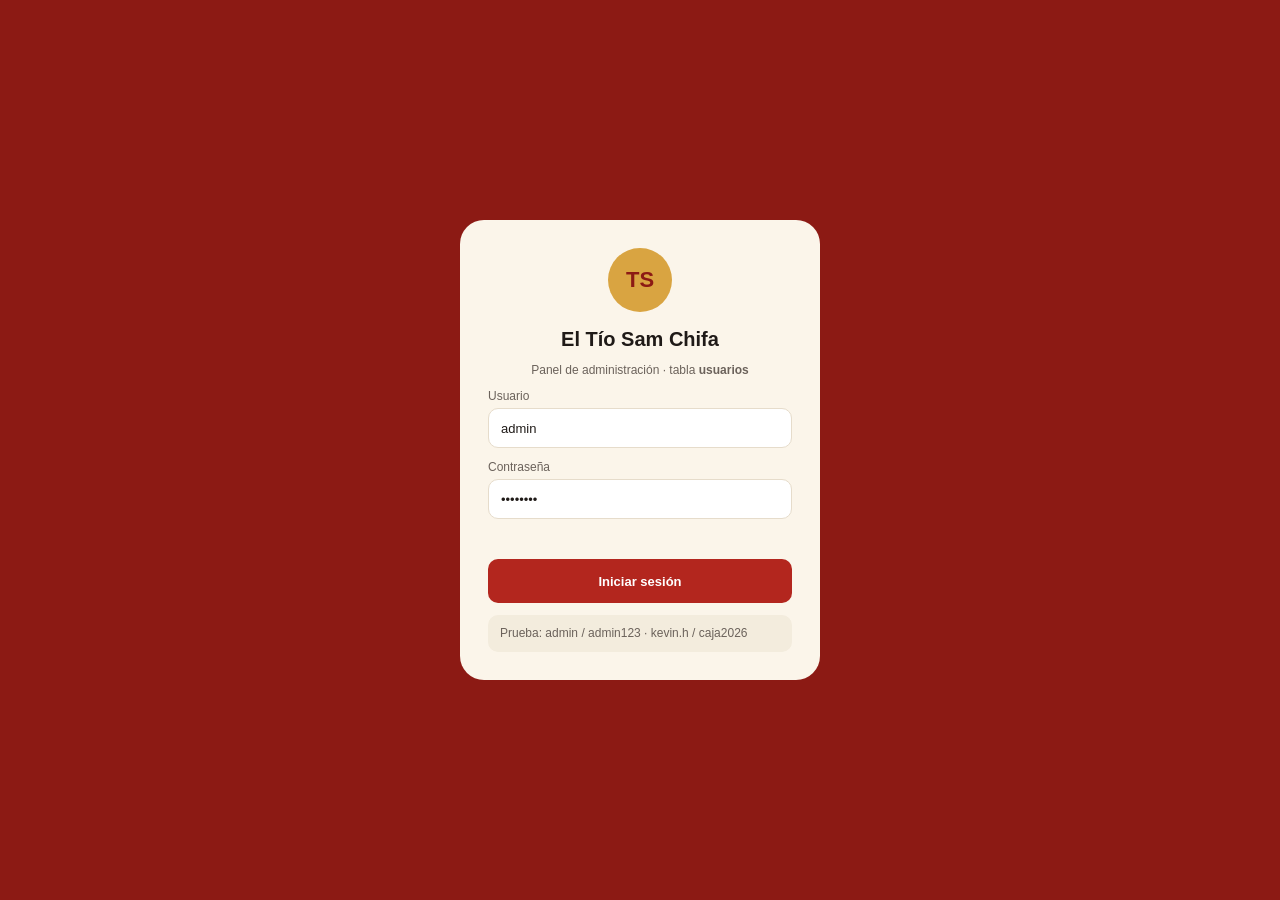
<file: index.html>
<!doctype html>
<html lang="es">
<head>
<meta charset="utf-8">
<meta name="viewport" content="width=device-width, initial-scale=1">
<title>Admin Tío Sam</title>
<link rel="stylesheet" href="css/estilos.css">
</head>
<body>
<div id="app"></div>
<div class="toast" id="toast"></div>

<script src="js/datos.js"></script>
<script src="js/app.js"></script>
</body>
</html>
</file>
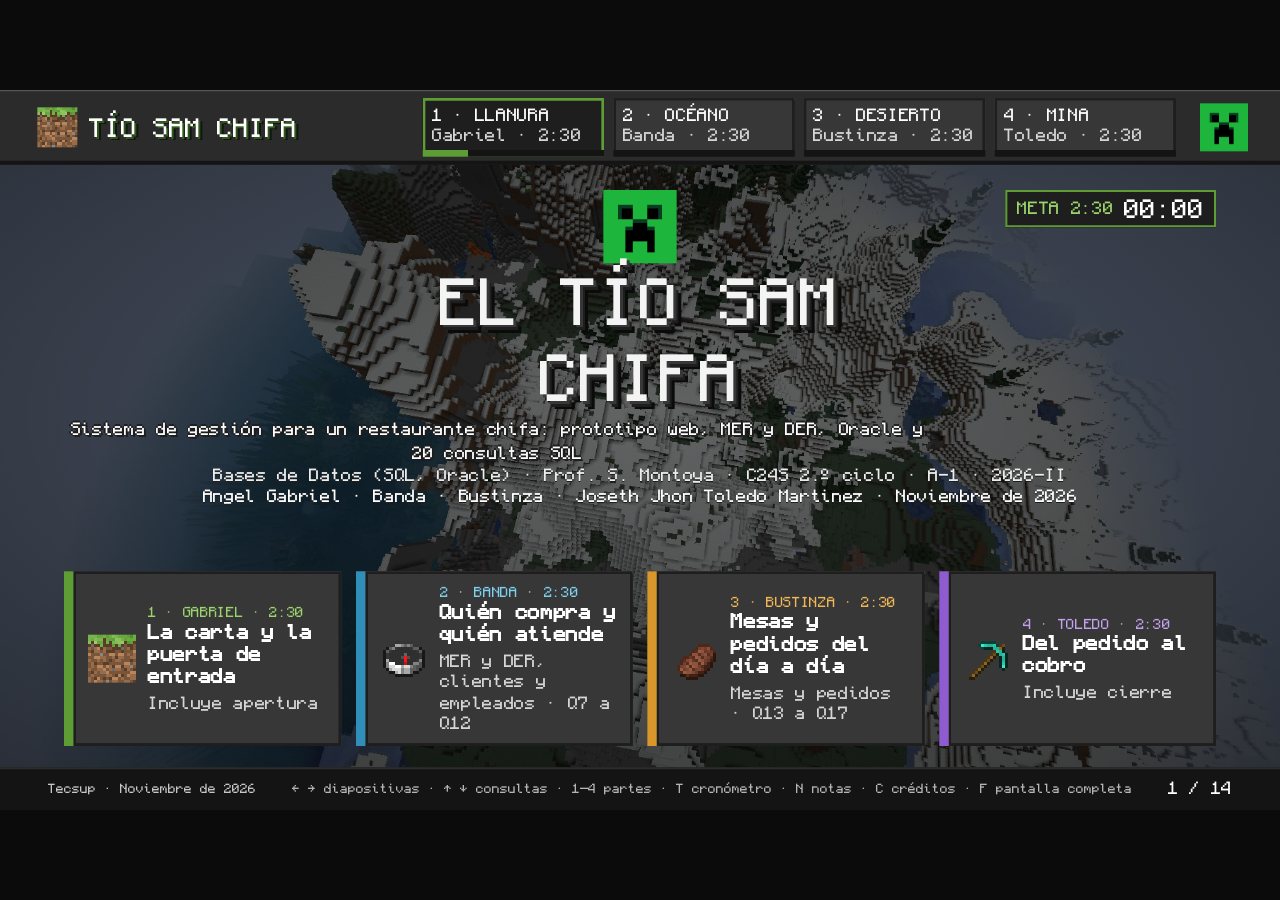
<file: presentacion/index.html>
<!doctype html>
<html lang="es">
<head>
<meta charset="utf-8">
<meta name="viewport" content="width=device-width, initial-scale=1">
<title>El Tío Sam Chifa · Base de datos</title>
<style>
/* Monocraft (SIL OFL 1.1, Idrees Hassan): fuente local en fonts/, sin conexión externa */
@font-face{font-family:'Monocraft';src:url(fonts/Monocraft.ttf) format('truetype');font-weight:400;font-style:normal;font-display:block}
@font-face{font-family:'Monocraft';src:url(fonts/Monocraft-Bold.ttf) format('truetype');font-weight:700;font-style:normal;font-display:block}
:root{
  --grass:#5E9D34; --creeper:#4CAF50; --moss:#2E5A1C;
  --ui-gray:#C6C6C6; --stone:#373737; --charcoal:#1E1E1E; --white:#FFFFFF;
  --dirt:#79553A; --oak:#9C7F4E; --gold:#FFD700; --redstone:#FF6B57;
  --accent:#5E9D34; --accent-l:#9BD46B; --on:#141414;
  /* Fallbacks antiguos (Press Start 2P, Silkscreen, VT323) solo si Monocraft no carga */
  --font-display:'Monocraft','Press Start 2P',monospace;
  --font-pix:'Monocraft','Silkscreen',monospace;
  --font-mono:'Monocraft','VT323',monospace;
  --font-body:'Monocraft','VT323',monospace;
  --s:1;
}
*{box-sizing:border-box}
/* Sin ligaduras: Monocraft trae ligaduras para "--", "->", "==" que cambiarían el SQL */
html,body{margin:0;height:100%;overflow:hidden;background:#0b0b0b;color:#fff;font-family:var(--font-body);font-variant-ligatures:none;font-feature-settings:"liga" 0,"calt" 0;-webkit-font-smoothing:antialiased}
button{font:inherit;color:inherit;background:none;border:0;padding:0;cursor:pointer;text-align:inherit}
:focus-visible{outline:4px solid var(--gold);outline-offset:4px}
#deck{position:fixed;inset:0;overflow:hidden}
#stage{position:absolute;left:50%;top:50%;width:1920px;height:1080px;transform:translate(-50%,-50%) scale(var(--s));transform-origin:50% 50%;background:#1E1E1E;overflow:hidden;font-size:24px;line-height:1.3}
#stage p,#stage h1,#stage h2,#stage h3,#stage h4,#stage figure,#stage dl,#stage dd,#stage ul,#stage ol{margin:0;padding:0}
#stage ul,#stage ol{list-style:none}

/* ---------- superficies tipo bloque ---------- */
.stone{background:#373737;box-shadow:inset 0 0 0 4px #1E1E1E,inset 4px 4px 0 #5C5C5C,inset -4px -4px 0 #262626}
.dark{background:#1E1E1E;box-shadow:inset 0 0 0 4px #0B0B0B,inset 4px 4px 0 #2F2F2F,inset -4px -4px 0 #111}

/* ---------- escenario de fondo ---------- */
.slide{position:absolute;inset:0;overflow:hidden;visibility:hidden;opacity:0;transform:translateX(48px);transition:opacity .5s ease,transform .5s ease,visibility 0s linear .5s}
.slide.is-active{visibility:visible;opacity:1;transform:none;transition:opacity .5s ease,transform .5s ease,visibility 0s}
.slide.is-past{transform:translateX(-48px)}
.bg{position:absolute;inset:0;overflow:hidden}
.bg svg{position:absolute;left:-30px;top:-30px;width:calc(100% + 60px);height:calc(100% + 60px);filter:blur(3px) saturate(.92)}
.bg-photo{position:absolute;inset:0;width:100%;height:100%;object-fit:cover;filter:brightness(.62) saturate(.92)}
.vig{position:absolute;inset:0;background:radial-gradient(ellipse 80% 70% at 50% 45%,rgba(0,0,0,.36) 0%,rgba(0,0,0,.66) 100%)}
.wrap{position:absolute;left:96px;right:96px;top:150px;bottom:96px}

/* ---------- HUD ---------- */
.hud{position:absolute;left:0;right:0;top:0;height:112px;display:flex;align-items:center;gap:36px;padding:0 48px 0 56px;background:#2B2B2B;box-shadow:inset 0 -6px 0 #141414,inset 0 2px 0 #565656;z-index:10}
.logo{display:flex;align-items:center;gap:18px;flex:none}
.logo img{width:60px;height:60px;flex:none;image-rendering:pixelated}
.logo-text{font-family:var(--font-display);font-size:36px;color:#fff;text-shadow:3px 3px 0 #2E5A1C,5px 5px 0 #141414;white-space:nowrap}
.tracker{display:flex;gap:14px;margin-left:auto}
.seg{position:relative;width:272px;height:88px;padding:12px 14px 18px;background:#373737;box-shadow:inset 0 0 0 4px #1E1E1E,inset 4px 4px 0 #5C5C5C,inset -4px -4px 0 #262626;text-align:left}
.seg.current{background:#1E1E1E;box-shadow:inset 0 0 0 4px var(--accent)}
.seg-top{display:block;font-family:var(--font-pix);font-size:24px;line-height:1.1;text-transform:uppercase;color:#fff;white-space:nowrap}
.seg-sub{display:block;margin-top:4px;font-size:24px;line-height:1.1;color:#D6D6D6;white-space:nowrap}
.seg-bar{position:absolute;left:0;right:0;bottom:0;height:10px;background:#141414}
.seg-bar i{display:block;height:100%;width:calc(var(--p,0) * 100%);background:var(--accent)}
.hud-cr{flex:none;width:72px;height:72px}
.hud-cr button{width:72px;height:72px;display:block}
.hud-cr img{display:block;width:72px;height:72px}

/* ---------- pie ---------- */
.foot{position:absolute;left:0;right:0;bottom:0;height:64px;display:flex;align-items:center;justify-content:space-between;padding:0 72px;background:#141414;box-shadow:inset 0 3px 0 #2d2d2d;font-family:var(--font-pix);font-size:18px;color:#C6C6C6;z-index:10;white-space:nowrap;gap:24px}
.foot .hint{font-family:var(--font-body);color:#B5B5B5;font-size:18px}
#count{font-family:var(--font-display);font-size:24px;color:#fff}

/* ---------- notas (N) ---------- */
.notes{position:absolute;left:96px;right:96px;bottom:84px;max-height:600px;overflow:auto;padding:22px 32px;background:rgba(12,12,12,.95);box-shadow:inset 0 0 0 4px #000,inset 4px 4px 0 #3a3a3a;display:none;z-index:20}
.notes.on{display:block}
.notes h5{margin:0 0 12px;font-family:var(--font-pix);font-size:20px;color:var(--accent-l);font-weight:700}
#notes-body{margin:0;font-size:24px;line-height:1.3;color:#fff;white-space:pre-line}

/* ---------- titulares ---------- */
.h-display{font-family:var(--font-display);font-weight:400;text-transform:uppercase;font-size:54px;line-height:1.2;color:#fff;text-shadow:4px 4px 0 #1E1E1E,8px 8px 0 #0b0b0b}
.pend{font-family:var(--font-pix);font-size:22px;color:var(--gold);text-transform:uppercase}
.k{font-family:var(--font-pix);font-size:20px;line-height:1;padding:5px 8px 4px;color:#141414;background:var(--gold);flex:none}
.k-FK{background:var(--redstone)}
.k-UQ{background:#7CD0FF}
.k-PK{background:var(--gold)}

/* ---------- carta de parte ---------- */
.pcard{position:absolute;left:0;right:0;top:0;display:flex;align-items:center;gap:30px;height:120px;padding:0 24px 0 0;background:#373737;box-shadow:inset 0 0 0 4px #1E1E1E,inset 4px 4px 0 #5C5C5C,inset -4px -4px 0 #262626;border-left:16px solid var(--accent)}
.pcard-ico{width:96px;height:96px;flex:none;background:var(--accent);display:grid;place-items:center;box-shadow:inset -6px -6px 0 rgba(0,0,0,.25),inset 6px 6px 0 rgba(255,255,255,.18);margin-left:4px}
.pcard-ico img{display:block;width:64px;height:64px;image-rendering:pixelated}
.pcard-chip{font-family:var(--font-pix);font-size:24px;color:var(--accent-l);text-transform:uppercase;white-space:nowrap}
.pcard-title{font-family:var(--font-display);font-weight:400;font-size:36px;line-height:1.25;margin-top:14px;color:#fff;white-space:nowrap}
.pcard-txt{min-width:0}
.pcard .timer{margin-left:auto}

/* ---------- cronómetro ---------- */
.timer{display:flex;align-items:center;gap:16px;padding:10px 18px;background:#1E1E1E;box-shadow:inset 0 0 0 3px var(--accent);flex:none}
.t-min{font-family:var(--font-pix);font-size:24px;color:var(--accent-l);white-space:nowrap}
.t-val{font-family:var(--font-mono);font-size:36px;line-height:1;color:#fff;min-width:120px;text-align:right}
.timer.running .t-val{color:var(--gold)}
.timer.over .t-val{color:var(--redstone)}

/* ---------- código SQL ---------- */
.code{margin:0;font-family:var(--font-mono);font-size:22px;line-height:1.4;color:#EDEDED;background:#121212;padding:14px 22px 14px 26px;border-left:8px solid var(--accent);white-space:pre-wrap;overflow:hidden}
.code.big{font-size:24px;line-height:1.4;padding:12px 20px 12px 24px}
.tk-kw{color:#FFD166}.tk-fn{color:#7CD0FF}.tk-str{color:#9BE15D}.tk-num{color:#FF9E8F}.tk-com{color:#9A9A9A;font-style:italic}.tk-id{color:#EDEDED}

/* ---------- tarjetas de tabla ---------- */
.tcard{display:flex;flex-direction:column;background:#373737;box-shadow:inset 0 0 0 4px #1E1E1E,inset 4px 4px 0 #5C5C5C,inset -4px -4px 0 #262626;min-width:0}
.tcard-h{display:flex;align-items:center;gap:20px;padding:16px 22px 16px;background:#2b2b2b;border-bottom:4px solid #1E1E1E}
.tcard-h h4{font-family:var(--font-pix);font-weight:700;font-size:24px;color:#fff;white-space:nowrap}
.tcard-h p{margin-top:8px;font-size:24px;line-height:1.3;color:#D6D6D6}
.tcard-h .tc-ico{width:64px;height:64px;flex:none;padding:6px;background:#373737;box-shadow:inset 0 0 0 3px #1E1E1E,inset 3px 3px 0 #5C5C5C}
.fields{display:flex;flex-wrap:wrap;gap:8px;padding:14px 18px 14px}
.fchip{display:inline-flex;align-items:center;gap:8px;height:40px;padding:0 10px;background:#1E1E1E;font-family:var(--font-mono);font-size:24px;color:#fff;white-space:nowrap}

/* ---------- vía de vagonetas ---------- */
.rail{position:absolute;left:0;right:0;height:150px}
.track{position:absolute;left:0;right:0;top:84px;height:26px;background:linear-gradient(#b8b8b8,#b8b8b8) center 4px / 100% 6px no-repeat,repeating-linear-gradient(90deg,#6b4a2e 0 14px,transparent 14px 34px) center / 100% 18px no-repeat}
.station{position:absolute;top:0;transform:translateX(-50%);width:260px;height:140px;text-align:center}
.st-ico{display:block;width:72px;height:72px;margin:0 auto;padding:8px;background:#373737;box-shadow:inset 0 0 0 4px #1E1E1E,inset 4px 4px 0 #5C5C5C}
.st-ico img{display:block;width:100%;height:100%;image-rendering:pixelated}
.st-t{position:absolute;left:0;right:0;top:112px;font-family:var(--font-pix);font-size:24px;color:#D6D6D6;text-transform:uppercase}
.station.lit .st-ico{box-shadow:inset 0 0 0 4px var(--accent-l),inset 4px 4px 0 #5C5C5C}
.station.lit .st-t{color:var(--accent-l)}
.cart{position:absolute;top:54px;transform:translateX(-50%);width:76px;height:56px;transition:left .5s ease}
.cart svg{width:100%;height:100%;display:block}

/* ---------- pixel art (img/mc) ---------- */
.px{display:block;image-rendering:pixelated;image-rendering:crisp-edges}
.chest{--k:6;display:block;width:calc(var(--k) * 14px);height:calc(var(--k) * 15px)}
.chest i,.chest b{display:block;background:url(img/mc/item/chest.png) no-repeat;background-size:calc(var(--k) * 64px) calc(var(--k) * 64px);image-rendering:pixelated}
.chest i{height:calc(var(--k) * 5px);background-position:calc(var(--k) * -14px) calc(var(--k) * -14px)}
.chest b{height:calc(var(--k) * 10px);background-position:calc(var(--k) * -14px) calc(var(--k) * -33px)}
.st-ico .chest{--k:4}
.xp-orb{display:block;width:28px;height:28px;background:url(img/mc/item/experience_orb.png) 0 -28px / 112px 112px no-repeat;image-rendering:pixelated}
.head{display:block;background-repeat:no-repeat;image-rendering:pixelated}
.bullet{flex:none;width:44px;height:44px;padding:6px;background:#1E1E1E;box-shadow:inset 0 0 0 3px #0B0B0B,inset 3px 3px 0 #2F2F2F}
.bullet img{display:block;width:100%;height:100%;image-rendering:pixelated}
.bullet-l{width:28px;height:28px;flex:none;padding:0;box-shadow:none}

/* ---------- capturas y figuras (zoom) ---------- */
.shot-frame{position:relative;display:flex;flex-direction:column;min-height:0;padding:12px;background:#1E1E1E;box-shadow:inset 0 0 0 4px #0B0B0B,inset 4px 4px 0 #2F2F2F,inset -4px -4px 0 #111}
.shot-frame .fig-img{flex:1;min-height:0;width:100%;height:100%;object-fit:contain;background:#1E1E1E;image-rendering:auto}
.shot-frame figcaption{margin-top:10px;font-size:24px;line-height:1.3;color:#E6E6E6}
.shot-frame.missing::after{content:'Imagen no encontrada';position:absolute;left:50%;top:50%;transform:translate(-50%,-50%);font-family:var(--font-pix);font-size:24px;color:var(--gold);white-space:nowrap}
.shot-frame.missing .fig-img{visibility:hidden}
.zoomable{cursor:zoom-in}
.zoomable::after{content:'';position:absolute;right:20px;top:20px;width:48px;height:48px;background:url("data:image/svg+xml;utf8,<svg xmlns='http://www.w3.org/2000/svg' viewBox='0 0 24 24'><circle cx='10' cy='10' r='6' fill='none' stroke='%23000' stroke-width='4.5'/><path d='M14.5 14.5 L21 21' stroke='%23000' stroke-width='5' stroke-linecap='square'/><circle cx='10' cy='10' r='6' fill='rgba(20,20,20,.55)' stroke='%23fff' stroke-width='2.2'/><path d='M14.5 14.5 L20.5 20.5' stroke='%23fff' stroke-width='2.6' stroke-linecap='square'/></svg>") no-repeat center/contain;opacity:0;transition:opacity .2s ease;pointer-events:none}
.zoomable:hover::after{opacity:.95}

/* ---------- PORTADA ---------- */
.cover-main{position:absolute;left:0;right:0;top:0;text-align:center}
.cover-ico{width:110px;height:110px;margin:0 auto}
.cover-ico img{display:block;width:110px;height:110px}
.cover-title{margin-top:24px;font-family:var(--font-display);font-weight:400;font-size:90px;line-height:1.28;color:#F4F4F4;text-transform:uppercase;text-shadow:4px 4px 0 #373737,8px 8px 0 #1E1E1E,12px 12px 0 #0b0b0b}
.cover-title span{display:block}
.cover-sub{margin:34px auto 0;max-width:1300px;font-family:var(--font-pix);font-size:24px;line-height:1.5;color:#fff;text-shadow:2px 0 #1E1E1E,-2px 0 #1E1E1E,0 2px #1E1E1E,0 -2px #1E1E1E,3px 3px #1E1E1E}
.cover-course{margin-top:22px;font-size:24px;color:#EDEDED;text-shadow:0 2px 0 #1E1E1E}
.cover-team{margin-top:12px;font-size:24px;color:#fff;text-shadow:0 2px 0 #1E1E1E}
.cover-timer{position:absolute;right:0;top:0}
.ag{position:absolute;left:0;right:0;bottom:0;display:grid;grid-template-columns:repeat(4,1fr);gap:22px}
.ag-t{position:relative;display:grid;grid-template-columns:72px 1fr;gap:18px;align-items:center;min-height:176px;padding:18px 20px 18px 22px;background:#373737;box-shadow:inset 0 0 0 4px #1E1E1E,inset 4px 4px 0 #5C5C5C,inset -4px -4px 0 #262626;border-left:14px solid var(--accent);cursor:pointer;text-align:left}
.ag-t:hover{background:#414141}
.ag-t .px{width:72px;height:72px}
.ag-who{display:block;font-family:var(--font-pix);font-size:20px;color:var(--accent-l);text-transform:uppercase;white-space:nowrap}
.ag-t h3{margin-top:10px;font-size:28px;font-weight:700;line-height:1.2;color:#fff}
.ag-note{display:block;margin-top:8px;font-size:24px;color:#D6D6D6}

/* ---------- PARTE 1 (prototipo) ---------- */
.proto{position:absolute;left:0;right:0;top:148px;bottom:0;display:grid;grid-template-columns:1100px 1fr;gap:40px}
.pl{display:flex;flex-direction:column;min-height:0;gap:16px}
.hotbar{display:grid;grid-template-columns:repeat(9,1fr);gap:8px;padding:10px;background:#1E1E1E;box-shadow:inset 0 0 0 4px #0B0B0B,inset 4px 4px 0 #2F2F2F,inset -4px -4px 0 #111;flex:none}
.slot{position:relative;height:90px;display:grid;place-items:center;background:#373737;box-shadow:inset 0 0 0 4px #1E1E1E,inset 4px 4px 0 #5C5C5C,inset -4px -4px 0 #262626}
.slot .px{width:56px;height:56px}
.slot-n{position:absolute;left:6px;top:4px;font-family:var(--font-pix);font-size:20px;color:#fff;text-shadow:2px 2px 0 #000}
.slot.on{box-shadow:inset 0 0 0 4px var(--gold)}
.pl .shot-frame{flex:1;min-height:0}
.side{display:flex;flex-direction:column;gap:20px;min-height:0}
.side .lbl{font-family:var(--font-pix);font-size:24px;color:var(--accent-l)}
.side .bl{flex:1}
.bl{display:flex;align-items:center;gap:22px;padding:22px 26px;background:#373737;box-shadow:inset 0 0 0 4px #1E1E1E,inset 4px 4px 0 #5C5C5C,inset -4px -4px 0 #262626;font-size:30px;line-height:1.25;color:#fff}

/* ---------- MER / DER (pantalla casi completa) ---------- */
.erd-top{position:absolute;left:0;right:0;top:0;height:72px;display:flex;align-items:center;gap:20px}
.erd-top .timer{margin-left:auto}
.seg2{display:flex;gap:10px}
.seg2 button{font-family:var(--font-pix);font-size:24px;padding:12px 24px 10px;background:#1E1E1E;color:#C6C6C6;box-shadow:inset 0 0 0 3px #3a3a3a}
.seg2 button.on{background:var(--accent-l);color:#141414;box-shadow:none}
.erd-cap{font-size:24px;color:#E6E6E6}
.erd-claim{display:flex;flex-direction:column;justify-content:center;min-width:0;white-space:nowrap}
.erd-claim b{font-family:var(--font-pix);font-weight:400;font-size:36px;line-height:1.15;color:#fff;text-shadow:3px 3px 0 #1E1E1E}
.erd-claim .erd-cap{display:block;margin-top:2px;line-height:1.2}
.erd-fig{position:absolute;left:0;right:0;top:84px;bottom:40px;padding:10px}
.erd-fig .fig-img{background:#FBF4E8}
.erd-notes{position:absolute;right:16px;bottom:16px;width:400px;padding:18px 22px;background:rgba(20,20,20,.94);box-shadow:inset 0 0 0 4px #000,inset 4px 4px 0 #3a3a3a;display:grid;gap:12px}
.erd-notes .bl{padding:0;background:none;box-shadow:none;font-size:24px;gap:12px;align-items:flex-start}
.erd-notes .bl .bullet-l{margin-top:6px}

/* ---------- DISEÑO DE PARTE 3 y 4 (tablas) ---------- */
.two{position:absolute;left:0;right:0;top:148px;display:grid;grid-template-columns:1fr 1fr;gap:40px}
.rules{position:absolute;left:0;right:0;bottom:0;padding:22px 30px 24px}
.rules h3{font-family:var(--font-pix);font-size:24px;color:var(--accent-l);margin-bottom:14px}
.rules li{display:flex;align-items:center;gap:20px;font-size:30px;line-height:1.3;color:#fff;margin-top:10px}

/* ---------- CONSULTAS ---------- */
.strip{position:absolute;left:0;right:0;top:0;height:120px;display:flex;align-items:center;gap:26px;padding:0 24px 0 0;background:#373737;box-shadow:inset 0 0 0 4px #1E1E1E,inset 4px 4px 0 #5C5C5C,inset -4px -4px 0 #262626;border-left:16px solid var(--accent)}
.strip .pcard-title{margin:0;font-size:36px}
.strip .timer{margin-left:auto}
.qwrap{position:absolute;left:0;right:0;top:148px;bottom:0;display:grid;grid-template-columns:600px 1fr;gap:36px;min-height:0}
.qlist{display:grid;grid-auto-rows:minmax(0,1fr);align-content:stretch;gap:12px;min-height:0}
.rq{display:flex;align-items:center;gap:18px;padding:0 20px 0 16px;background:#373737;box-shadow:inset 0 0 0 4px #1E1E1E,inset 4px 4px 0 #5C5C5C,inset -4px -4px 0 #262626;text-align:left;min-width:0;min-height:0}
.rq.on{background:#1E1E1E;box-shadow:inset 0 0 0 4px var(--accent-l)}
.rq:hover{background:#414141}
.rq.on:hover{background:#1E1E1E}
.qid{font-family:var(--font-display);font-size:24px;line-height:1;padding:12px 12px 10px;background:var(--accent);color:var(--on);flex:none}
.rq-t{font-size:24px;line-height:1.2;font-weight:600;color:#fff;display:-webkit-box;-webkit-line-clamp:3;-webkit-box-orient:vertical;overflow:hidden}
.qpanel{display:flex;flex-direction:column;gap:14px;min-width:0;min-height:0;overflow:hidden}
.qpanel .code{flex:none}
.qhead{display:flex;align-items:center;gap:20px;min-height:50px}
.qhead .qid{font-size:24px;padding:14px 14px 12px}
.qhead h3{font-size:28px;font-weight:700;line-height:1.2;color:#fff}
.clauses{display:flex;flex-wrap:wrap;gap:10px}
.cl{font-family:var(--font-pix);font-size:20px;padding:6px 10px 4px;background:#2b2b2b;color:var(--accent-l);box-shadow:inset 0 0 0 2px #444}
.out{display:flex;flex-direction:column;gap:8px;min-height:0}
.out-h{display:flex;justify-content:space-between;align-items:center;font-family:var(--font-pix);font-size:20px;color:#C6C6C6}
.inv{display:grid;gap:4px;overflow:hidden;font-size:22px}
.inv2{display:grid;grid-template-columns:1fr 1fr;gap:28px;align-items:start;min-height:0}
.inv div{padding:0 10px;height:36px;line-height:36px;font-family:var(--font-mono);font-size:inherit;background:#1E1E1E;box-shadow:inset 0 0 0 3px #3e3e3e;white-space:nowrap;overflow:hidden;text-overflow:ellipsis;color:#fff;min-width:0}
.inv div.h{font-family:var(--font-pix);font-size:20px;background:#2b2b2b;color:var(--accent-l);box-shadow:inset 0 -3px 0 #141414,inset 0 0 0 3px #3e3e3e}

/* ---------- EN VIVO (no cuenta en los 2:30) ---------- */
.live-body{position:absolute;left:0;right:0;top:0;bottom:0;display:flex;flex-direction:column;gap:14px}
.live-body .out{flex:1;min-height:0}
.live-body .inv div{height:40px;line-height:40px}
.live-body .inv{gap:4px;font-size:24px}
.live-top{display:flex;align-items:center;gap:22px}
.live-badge{font-family:var(--font-pix);font-size:24px;padding:12px 18px 10px;background:var(--gold);color:#141414;box-shadow:inset -4px -4px 0 rgba(0,0,0,.25)}
.live-who{font-size:30px;color:#E6E6E6}

/* ---------- CIERRE ---------- */
.closing{display:grid;grid-template-columns:1040px 1fr;gap:64px}
.cl-l{display:flex;flex-direction:column;gap:26px;min-height:0}
.cl-top{display:flex;align-items:center;gap:24px}
.cl-top .timer{margin-left:auto}
.stat-grid{display:grid;grid-template-columns:1fr 1fr;gap:18px}
.stat{display:grid;grid-template-columns:84px 1fr;gap:20px;align-items:center;padding:20px 24px;background:#373737;box-shadow:inset 0 0 0 4px #1E1E1E,inset 4px 4px 0 #5C5C5C,inset -4px -4px 0 #262626}
.stat .px{width:84px;height:84px}
.stat b{display:block;font-family:var(--font-display);font-weight:400;font-size:54px;line-height:1;color:var(--gold)}
.stat span{display:block;margin-top:10px;font-family:var(--font-pix);font-size:24px;text-transform:uppercase;color:#fff}
.stat small{display:block;margin-top:6px;font-size:24px;color:#D6D6D6}
.concl{display:grid;gap:14px}
.concl li{display:flex;align-items:center;gap:20px;padding:16px 22px;background:#2b2b2b;font-size:24px;line-height:1.25;color:#EDEDED}
.cl-r{display:flex;flex-direction:column;align-items:center;justify-content:center;text-align:center;gap:26px;position:relative;min-height:0}
.thanks{font-family:var(--font-display);font-weight:400;font-size:54px;line-height:1.3;color:#fff;text-shadow:4px 4px 0 #1E1E1E,8px 8px 0 #0b0b0b}
.team{font-size:30px;line-height:1.3;color:#EDEDED;max-width:600px;text-wrap:balance}
.heads{display:flex;gap:40px;align-items:flex-end}
.cl-credit{position:absolute;left:0;right:0;bottom:0;font-size:24px;line-height:1.3;color:#C6C6C6;text-align:left}

/* ---------- lightbox (visor de figuras) ---------- */
.lb{position:fixed;inset:0;z-index:100;display:none;background:rgba(6,6,6,.95)}
.lb.on{display:block}
.lb-vp{position:absolute;inset:0;overflow:hidden;cursor:grab;touch-action:none;user-select:none;-webkit-user-select:none}
.lb-vp.drag{cursor:grabbing}
#lb-img{position:absolute;left:0;top:0;transform-origin:0 0;max-width:none;max-height:none;image-rendering:auto;-webkit-user-drag:none;user-select:none;box-shadow:0 0 0 4px #000}
.lb-bar{position:absolute;left:50%;bottom:20px;transform:translateX(-50%);display:flex;align-items:center;gap:12px;padding:12px 16px;background:#1E1E1E;box-shadow:inset 0 0 0 3px #3a3a3a;font-family:var(--font-pix);font-size:20px;color:#fff;white-space:nowrap;z-index:1}
.lb-bar button{min-width:56px;height:56px;padding:0 14px;background:#373737;box-shadow:inset 0 0 0 3px #1E1E1E,inset 3px 3px 0 #5C5C5C;font-family:var(--font-pix);font-size:20px;color:#fff}
.lb-bar button:hover{background:#414141}
#lb-pct{min-width:200px;text-align:center}
.lb-hint{color:#C6C6C6;font-size:20px;font-family:var(--font-body);margin:0 8px}

/* ---------- créditos (C) ---------- */
#credits{position:absolute;left:96px;right:96px;bottom:84px;display:none;padding:22px 32px;background:rgba(12,12,12,.95);box-shadow:inset 0 0 0 4px #000,inset 4px 4px 0 #3a3a3a;z-index:21;font-size:24px;line-height:1.3;color:#E6E6E6}
#credits.on{display:block}
#credits h5{margin:0 0 10px;font-family:var(--font-pix);font-size:20px;color:var(--accent-l);font-weight:700}
#credits p{margin:0 0 8px}
#credits a{color:var(--accent-l)}

@media (prefers-reduced-motion: reduce){
  *,*::before,*::after{transition:none!important;animation:none!important}
}

/* ---------- PDF: una diapositiva por página, 1920x1080, sin controles ---------- */
@page{size:1920px 1080px;margin:0}
@media print{
  html,body{height:auto!important;overflow:visible!important;background:#1E1E1E!important}
  *{-webkit-print-color-adjust:exact!important;print-color-adjust:exact!important}
  #deck{position:static!important;inset:auto!important;overflow:visible!important;height:auto!important}
  #stage{position:static!important;transform:none!important;width:1920px!important;height:auto!important;overflow:visible!important;background:none!important}
  .slide{position:relative!important;inset:auto!important;width:1920px!important;height:1080px!important;visibility:visible!important;opacity:1!important;transform:none!important;transition:none!important;animation:none!important;overflow:hidden!important;break-after:page;page-break-after:always}
  .slide:last-of-type{break-after:auto;page-break-after:auto}
  .hud,.foot,.notes,#credits,.lb,.timer,.hotbar,.seg2,.erd-hint,.zoomable::after,button{display:none!important}
  .cover-title span{animation:none!important}
  .erd-fig{top:84px!important}
  .bg svg,.bg-photo{filter:none!important}
  *{text-shadow:none!important}
}
</style>
</head>
<body>
<div id="deck"><div id="stage"></div></div>
<div id="lb" class="lb" aria-hidden="true">
  <div class="lb-vp" id="lb-vp">
    <img id="lb-img" alt="" draggable="false">
  </div>
  <div class="lb-bar">
    <button type="button" data-lbz="out" aria-label="Alejar">−</button>
    <span id="lb-pct">ajustar</span>
    <button type="button" data-lbz="in" aria-label="Acercar">+</button>
    <button type="button" data-lbz="fit">Ajustar</button>
    <span class="lb-hint">rueda = zoom · arrastra = mover · Esc = cerrar</span>
    <button type="button" data-lbz="close" aria-label="Cerrar">×</button>
  </div>
</div>

<script>
/* ==========================================================================
   DECK · contenido. Fuente: content.json (informe) y guion.md.
   Minutos: 2:30 por persona (10:00 en total). Apertura en Gabriel,
   cierre en Toledo. Los 2:30 son una propuesta para cumplir 10:00.
   ========================================================================== */
const LIMIT = 150; // 2:30 por persona, en segundos

const DECK = {
  event: {
    titleLines: ['EL TÍO SAM', 'CHIFA'],
    subtitle: 'Sistema de gestión para un restaurante chifa: prototipo web, MER y DER, Oracle y 20 consultas SQL',
    course: 'Bases de Datos (SQL, Oracle) · Prof. S. Montoya · C24S 2.º ciclo · A-1 · 2026-II',
    date: 'Noviembre de 2026',
    school: 'Tecsup',
    team: ['Angel Gabriel', 'Banda', 'Bustinza', 'Joseth Jhon Toledo Martinez']
  },
  stats: [
    { v: 8,  label: 'tablas',        note: 'más 1 vista: v_resumen_dia', ico: 'crafting_table' },
    { v: 37, label: 'restricciones', note: 'UNIQUE, CHECK y FK (sin PK)', ico: 'diamond' },
    { v: 20, label: 'consultas',     note: 'SELECT, Q1 a Q20', ico: 'compass' },
    { v: 30, label: 'cláusulas',     note: 'distintas, según el informe', ico: 'emerald' }
  ],
  parts: [
    { n: 1, presenter: 'Gabriel', biome: 'Llanura', theme: 'plains', accent: '#5E9D34', light: '#9BD46B', on: '#141414', ico: 'grass_block',
      title: 'La carta y la puerta de entrada', role: 'Prototipo, menu_platos y usuarios · Q1 a Q6', tables: ['menu_platos','usuarios'] },
    { n: 2, presenter: 'Banda', biome: 'Océano', theme: 'ocean', accent: '#2F8FB8', light: '#7FD0EE', on: '#141414', ico: 'compass',
      title: 'Quién compra y quién atiende', role: 'MER y DER, clientes y empleados · Q7 a Q12', tables: ['clientes','empleados'] },
    { n: 3, presenter: 'Bustinza', biome: 'Desierto', theme: 'desert', accent: '#D9962B', light: '#F2B857', on: '#141414', ico: 'cooked_beef',
      title: 'Mesas y pedidos del día a día', role: 'Mesas y pedidos · Q13 a Q17', tables: ['mesas','pedidos'] },
    { n: 4, presenter: 'Toledo', biome: 'Mina', theme: 'cave', accent: '#8E5BD0', light: '#C3A2F0', on: '#FFFFFF', ico: 'diamond_pickaxe',
      title: 'Del pedido al cobro', role: 'Detalle de pedido y pagos · Q18 a Q20', tables: ['detalle_pedido','pagos'] }
  ],
  // Tablas tal como las describe el informe (content.json). PK = id; FK = *_id.
  // UQ: menu_platos.codigo, usuarios.usuario, clientes.dni, mesas.numero (texto del informe)
  // y clientes.codigo, empleados.codigo, empleados.dni (marcados en la figura DER; ver notas).
  tables: {
    menu_platos: { fields: ['id','codigo','nombre','descripcion','categoria','precio','disponible'], uq: ['codigo'], ico: 'cake',
      short: 'Platos de la carta. 12 de prueba.' },
    usuarios: { fields: ['id','usuario','clave','rol','cliente_id','empleado_id','activo'], uq: ['usuario'], ico: 'diamond',
      short: 'Acceso: cliente o empleado, nunca ambos.' },
    clientes: { fields: ['id','codigo','nombre','dni','telefono','email','direccion'], uq: ['codigo','dni'], ico: 'bread',
      short: 'Personas que compran. DNI de 8 dígitos.' },
    empleados: { fields: ['id','codigo','nombre','dni','telefono','cargo','sueldo','fecha_ingreso','activo'], uq: ['codigo','dni'], ico: 'diamond_sword',
      short: 'Personal. Cargo: 4 valores permitidos.' },
    mesas: { fields: ['id','numero','capacidad','zona','estado'], uq: ['numero'], ico: 'crafting_table',
      short: 'Mesas del local. Número único.' },
    pedidos: { fields: ['id','cliente_id','empleado_id','mesa_id','fecha','modalidad','estado'], uq: [], ico: 'cooked_beef',
      short: 'Cabecera del pedido. No guarda total.' },
    detalle_pedido: { fields: ['id','pedido_id','plato_id','cantidad','precio_unitario'], uq: [], ico: 'redstone_dust',
      short: 'Una línea por plato. UNIQUE (pedido, plato).' },
    pagos: { fields: ['id','pedido_id','metodo','monto','fecha','estado'], uq: [], ico: 'gold_ingot',
      short: 'Cobros del pedido por método.' }
  },
  queries: [
    { id:'Q1', part:1, title:'Tipos de categoría que existen en la carta', clauses:['DISTINCT','ORDER BY'],
      sql:"SELECT DISTINCT categoria\nFROM menu_platos\nORDER BY categoria;",
      cols:['categoria'], rows:[['Dulces'],['Guarniciones'],['Platos Comunes'],['Platos Mixtos']] },
    { id:'Q2', part:1, title:'Platos con precio entre S/ 20 y S/ 30, del más caro al más barato', clauses:['WHERE','BETWEEN','ORDER BY DESC'],
      sql:"SELECT codigo, nombre, precio\nFROM menu_platos\nWHERE precio BETWEEN 20 AND 30\nORDER BY precio DESC;",
      cols:['codigo','nombre','precio'], rows:[['CHI-004','Chaufa Mixto','29'],['CHI-005','Aeropuerto','27'],['CHI-002','Lomo Saltado','26'],['CHI-003','Tallarín Saltado','23'],['CHI-001','Arroz Chaufa','22']] },
    { id:'Q3', part:1, title:'Platos «saltados» con el nombre en mayúsculas', clauses:['LIKE','UPPER'],
      sql:"SELECT codigo, UPPER(nombre) AS plato, precio\nFROM menu_platos\nWHERE nombre LIKE '%Saltado%';",
      cols:['codigo','plato','precio'], rows:[['CHI-002','LOMO SALTADO','26'],['CHI-003','TALLARÍN SALTADO','23']] },
    { id:'Q4', part:1, title:'Empleados mozos o cajeros con sueldo desde S/ 1,300', clauses:['IN','AND','alias'],
      sql:"SELECT codigo, nombre, cargo, sueldo AS sueldo_soles\nFROM empleados\nWHERE cargo IN ('Mozo','Cajero') AND sueldo >= 1300;",
      cols:['codigo','nombre','cargo','sueldo_soles'], rows:[['E-002','Daniela Pérez Rojas','Mozo','1300'],['E-003','Kevin Huaman Soto','Cajero','1400'],['E-005','Rubén Choy Vargas','Mozo','1300']] },
    { id:'Q5', part:1, title:'Etiqueta de cliente: nombre + código, inicio del DNI y largo del nombre', clauses:['Concatenación (||)','SUBSTR','LENGTH'],
      sql:"SELECT nombre || ' (' || codigo || ')' AS cliente,\n       SUBSTR(dni, 1, 4) || '****' AS dni_oculto,\n       LENGTH(nombre) AS largo_nombre\nFROM clientes;",
      cols:['cliente','dni_oculto','largo_nombre'], rows:[['María Quispe Flores (C-001)','4578****','19'],['Jorge Huamán Ríos (C-002)','4123****','17'],['Rosa Delgado Paredes (C-003)','0987****','20'],['Carlos Mendoza Vera (C-004)','4765****','19'],['Lucía Torres Campos (C-005)','4332****','19'],['Pedro Salas Gutiérrez (C-006)','0876****','21']] },
    { id:'Q6', part:1, title:'Pedidos que no tienen mesa (para llevar o delivery)', clauses:['IS NULL','NVL'],
      sql:"SELECT id, modalidad, NVL(mesa_id, 0) AS mesa\nFROM pedidos\nWHERE mesa_id IS NULL;",
      cols:['id','modalidad','mesa'], rows:[['2','Para llevar','0'],['4','Para llevar','0'],['6','Delivery','0']] },

    { id:'Q7', part:2, title:'Precio mínimo, máximo y promedio por categoría', clauses:['GROUP BY','MIN','MAX','AVG','ROUND'],
      sql:"SELECT categoria,\n       MIN(precio) AS minimo,\n       MAX(precio) AS maximo,\n       ROUND(AVG(precio), 2) AS promedio\nFROM menu_platos\nGROUP BY categoria\nORDER BY categoria;",
      cols:['categoria','minimo','maximo','promedio'], rows:[['Dulces','6','10','8'],['Guarniciones','6','12','9'],['Platos Comunes','22','26','23.67'],['Platos Mixtos','27','32','29.33']] },
    { id:'Q8', part:2, title:'Categorías cuyo precio promedio supera S/ 15', clauses:['GROUP BY','HAVING','COUNT'],
      sql:"SELECT categoria, COUNT(*) AS cantidad_platos,\n       ROUND(AVG(precio), 2) AS promedio\nFROM menu_platos\nGROUP BY categoria\nHAVING AVG(precio) > 15;",
      cols:['categoria','cantidad_platos','promedio'], rows:[['Platos Comunes','3','23.67'],['Platos Mixtos','3','29.33']] },
    { id:'Q9', part:2, title:'Clasificación de platos según su precio', clauses:['CASE'],
      sql:"SELECT nombre, precio,\n       CASE WHEN precio < 10 THEN 'Económico'\n            WHEN precio < 25 THEN 'Estándar'\n            ELSE 'Premium' END AS rango\nFROM menu_platos\nORDER BY precio, nombre;",
      cols:['nombre','precio','rango'], rows:[['Alfajor Chino','6','Económico'],['Arroz Blanco','6','Económico'],['Duraznos en Almíbar','8','Económico'],['Papas Fritas','9','Económico'],['Helado de Lúcuma','10','Estándar'],['Wantán Frito','12','Estándar'],['Arroz Chaufa','22','Estándar'],['Tallarín Saltado','23','Estándar'],['Lomo Saltado','26','Premium'],['Aeropuerto','27','Premium'],['Chaufa Mixto','29','Premium'],['Kam Lu Wantán','32','Premium']] },
    { id:'Q10', part:2, title:'Pedidos con el nombre del cliente y del empleado que atendió', clauses:['INNER JOIN (2 uniones)'],
      sql:"SELECT p.id AS pedido, c.nombre AS cliente,\n       e.nombre AS atendio, p.modalidad, p.estado\nFROM pedidos p\nINNER JOIN clientes c ON c.id = p.cliente_id\nINNER JOIN empleados e ON e.id = p.empleado_id\nORDER BY p.id;",
      cols:['pedido','cliente','atendio','modalidad','estado'], rows:[['1','María Quispe Flores','Daniela Pérez Rojas','Mesa','Entregado'],['2','Jorge Huamán Ríos','Kevin Huaman Soto','Para llevar','Entregado'],['3','Carlos Mendoza Vera','Daniela Pérez Rojas','Mesa','En cocina'],['4','Lucía Torres Campos','Kevin Huaman Soto','Para llevar','Pendiente'],['5','Pedro Salas Gutiérrez','Rubén Choy Vargas','Mesa','Entregado'],['6','María Quispe Flores','Kevin Huaman Soto','Delivery','Entregado']] },
    { id:'Q11', part:2, title:'Total de cada pedido calculado desde el detalle', clauses:['JOIN','SUM','GROUP BY'],
      sql:"SELECT p.id AS pedido, c.nombre AS cliente,\n       SUM(d.cantidad * d.precio_unitario) AS total\nFROM pedidos p\nJOIN detalle_pedido d ON d.pedido_id = p.id\nJOIN clientes c ON c.id = p.cliente_id\nGROUP BY p.id, c.nombre\nORDER BY total DESC;",
      cols:['pedido','cliente','total'], rows:[['3','Carlos Mendoza Vera','112'],['5','Pedro Salas Gutiérrez','68'],['1','María Quispe Flores','56'],['6','María Quispe Flores','40'],['2','Jorge Huamán Ríos','27'],['4','Lucía Torres Campos','23']] },
    { id:'Q12', part:2, title:'Cantidad de pedidos por cliente (incluye quienes no pidieron)', clauses:['LEFT JOIN','COUNT'],
      sql:"SELECT c.nombre, COUNT(p.id) AS pedidos\nFROM clientes c\nLEFT JOIN pedidos p ON p.cliente_id = c.id\nGROUP BY c.nombre\nORDER BY pedidos DESC, c.nombre;",
      cols:['nombre','pedidos'], rows:[['María Quispe Flores','2'],['Carlos Mendoza Vera','1'],['Jorge Huamán Ríos','1'],['Lucía Torres Campos','1'],['Pedro Salas Gutiérrez','1'],['Rosa Delgado Paredes','0']] },

    { id:'Q13', part:3, title:'Platos de la carta que nunca se han pedido', clauses:['LEFT JOIN','IS NULL'],
      sql:"SELECT m.codigo, m.nombre\nFROM menu_platos m\nLEFT JOIN detalle_pedido d ON d.plato_id = m.id\nWHERE d.id IS NULL\nORDER BY m.codigo;",
      cols:['codigo','nombre'], rows:[['CHI-006','Kam Lu Wantán'],['CHI-012','Alfajor Chino']] },
    { id:'Q14', part:3, title:'Platos más caros que el precio promedio de la carta', clauses:['Subconsulta escalar'],
      sql:"SELECT nombre, precio\nFROM menu_platos\nWHERE precio > (SELECT AVG(precio) FROM menu_platos)\nORDER BY precio DESC;",
      cols:['nombre','precio'], rows:[['Kam Lu Wantán','32'],['Chaufa Mixto','29'],['Aeropuerto','27'],['Lomo Saltado','26'],['Tallarín Saltado','23'],['Arroz Chaufa','22']] },
    { id:'Q15', part:3, title:'Clientes que tienen al menos un pedido entregado', clauses:['Subconsulta con IN'],
      sql:"SELECT nombre, telefono\nFROM clientes\nWHERE id IN (SELECT cliente_id\n                FROM pedidos\n                WHERE estado = 'Entregado');",
      cols:['nombre','telefono'], rows:[['María Quispe Flores','987 654 321'],['Jorge Huamán Ríos','945 231 876'],['Pedro Salas Gutiérrez','913 902 456']] },
    { id:'Q16', part:3, title:'Empleados que han atendido pedidos', clauses:['EXISTS'],
      sql:"SELECT e.nombre, e.cargo\nFROM empleados e\nWHERE EXISTS (SELECT 1\n              FROM pedidos p\n              WHERE p.empleado_id = e.id);",
      cols:['nombre','cargo'], rows:[['Daniela Pérez Rojas','Mozo'],['Kevin Huaman Soto','Cajero'],['Rubén Choy Vargas','Mozo']] },
    { id:'Q17', part:3, title:'Lista única de personas del sistema (clientes y empleados)', clauses:['UNION'],
      sql:"SELECT nombre, 'Cliente' AS tipo FROM clientes\nUNION\nSELECT nombre, 'Empleado' FROM empleados\nORDER BY tipo, nombre;",
      cols:['nombre','tipo'], rows:[['Carlos Mendoza Vera','Cliente'],['Jorge Huamán Ríos','Cliente'],['Lucía Torres Campos','Cliente'],['María Quispe Flores','Cliente'],['Pedro Salas Gutiérrez','Cliente'],['Rosa Delgado Paredes','Cliente'],['Daniela Pérez Rojas','Empleado'],['Kevin Huaman Soto','Empleado'],['Li Wong Tang','Empleado'],['Lian Zhang Rojas','Empleado'],['Rubén Choy Vargas','Empleado'],['Wilmer Chang Lau','Empleado']] },

    { id:'Q18', part:4, title:'Empleados que todavía no han atendido ningún pedido', clauses:['MINUS'],
      sql:"SELECT id, nombre FROM empleados\nMINUS\nSELECT e.id, e.nombre\nFROM empleados e\nJOIN pedidos p ON p.empleado_id = e.id;",
      cols:['id','nombre'], rows:[['1','Wilmer Chang Lau'],['4','Li Wong Tang'],['6','Lian Zhang Rojas']] },
    { id:'Q19', part:4, title:'Los 3 platos más vendidos (por unidades)', clauses:['JOIN','SUM','ORDER BY','FETCH FIRST'],
      sql:"SELECT m.nombre, SUM(d.cantidad) AS unidades\nFROM detalle_pedido d\nJOIN menu_platos m ON m.id = d.plato_id\nGROUP BY m.nombre\nORDER BY unidades DESC, m.nombre\nFETCH FIRST 3 ROWS ONLY;",
      cols:['nombre','unidades'], rows:[['Arroz Chaufa','3'],['Chaufa Mixto','3'],['Papas Fritas','3']] },
    { id:'Q20', part:4, title:'Dinero cobrado por método de pago (solo pagos confirmados)', clauses:['WHERE','GROUP BY','SUM','COUNT'],
      sql:"SELECT metodo, COUNT(*) AS pagos, SUM(monto) AS total_cobrado\nFROM pagos\nWHERE estado = 'Pagado'\nGROUP BY metodo\nORDER BY total_cobrado DESC;",
      cols:['metodo','pagos','total_cobrado'], rows:[['Efectivo','2','96'],['Tarjeta','1','68'],['Yape/Plin','1','27']] }
  ],
  // Capturas del informe (img/). "view" = lo que se muestra en la diapositiva (recorte si existe);
  // "file" = original, que abre el visor de zoom.
  figs: {
    proto: [
      { file:'fig01-login.png', cap:'Figura 1. Inicio de sesión (tabla usuarios).', item:'emerald' },
      { file:'fig02-catalogo.png', view:'recortes/fig02-catalogo-tabla.jpg', cap:'Figura 2. Catálogo de la carta (tabla menu_platos). Recorte; clic para ver completa.', item:'cooked_beef' },
      { file:'fig03-modificar-plato.png', cap:'Figura 3. Modificar un plato, con validaciones.', item:'diamond_pickaxe' },
      { file:'fig04-clientes.png', cap:'Figura 4. Mantenimiento de clientes.', item:'bread' },
      { file:'fig05-pedidos.png', cap:'Figura 5. Pedidos: cliente, empleado, mesa, modalidad, estado y total.', item:'crafting_table' },
      { file:'fig06-detalle.png', cap:'Figura 6. Detalle de pedido: platos, cantidades y precio unitario.', item:'cake' },
      { file:'fig07-pagos.png', cap:'Figura 7. Pagos por método (Efectivo, Tarjeta, Yape/Plin).', item:'gold_ingot' },
      { file:'fig08-resumen-dia.png', cap:'Figura 8. Resumen del día (vista v_resumen_dia).', item:'compass' },
      { file:'fig09-sql.png', cap:'Figura 9. SQL de Oracle generado por las acciones del panel.', item:'redstone_dust' }
    ],
    mer: { file:'fig10-mer.png', cap:'Figura 10. Modelo Entidad-Relación (MER).' },
    der: { file:'fig11-der.png', cap:'Figura 11. Diagrama Entidad-Relación (DER): 8 tablas con PK, FK y UQ.' }
  },
  // Consulta en vivo por persona (guion.md). Fuera de los 2:30.
  live: { 1: 'Q2', 2: 'Q11', 3: 'Q13', 4: 'Q20' }
};

/* ==========================================================================
   Utilidades y arte. Iconos: img/mc/item (Mojang, uso educativo; ver CREDITS.md)
   ========================================================================== */
const $  = (s, r = document) => r.querySelector(s);
const $$ = (s, r = document) => [...r.querySelectorAll(s)];
const esc = s => String(s).replace(/[&<>"']/g, c => ({'&':'&amp;','<':'&lt;','>':'&gt;','"':'&quot;',"'":'&#39;'}[c]));
const pad2 = n => String(n).padStart(2, '0');
const fmtT = s => `${pad2(Math.floor(s / 60))}:${pad2(s % 60)}`;

/* Icono de item: imagen 16x16 escalada a pixel, o recorte CSS para chest y xp */
function ICON(name, cls = ''){
  if (name === 'chest') return `<span class="chest ${cls}" aria-hidden="true"><i></i><b></b></span>`;
  if (name === 'xp') return `<span class="xp-orb ${cls}" aria-hidden="true"></span>`;
  return `<img class="px ${cls}" src="img/mc/item/${name}.png" alt="" aria-hidden="true">`;
}
/* Cara (8x8 en 8,8) de steve o villager, con capa de sombrero si existe, escalada en pixel */
function headHTML(file, px = 112, hat = false){
  const k = px / 8, bs = 64 * k;
  const layers = hat ? `url(${file}), url(${file})` : `url(${file})`;
  const pos = hat ? `-${40 * k}px -${8 * k}px, -${8 * k}px -${8 * k}px` : `-${8 * k}px -${8 * k}px`;
  return `<span class="head" aria-hidden="true" style="width:${px}px;height:${px}px;background-image:${layers};background-size:${bs}px ${bs}px;background-position:${pos}"></span>`;
}

function pixelSVG(rows, pal, cls = 'px'){
  const h = rows.length, w = Math.max(...rows.map(r => r.length));
  let d = '';
  rows.forEach((row, y) => {
    let x = 0;
    while (x < w){
      const ch = row[x];
      if (!ch || ch === '.' || !pal[ch]) { x++; continue; }
      let run = 1;
      while (x + run < w && row[x + run] === ch) run++;
      d += `<rect x="${x}" y="${y}" width="${run}" height="1" fill="${pal[ch]}"/>`;
      x += run;
    }
  });
  return `<svg class="${cls}" viewBox="0 0 ${w} ${h}" shape-rendering="crispEdges" aria-hidden="true">${d}</svg>`;
}
const LEAVES = ['LLLLLLL.....','LGGGGGGLL...','GGGLGGGGGL..','GGGGGGGGGGL.','.GGDGGGGGGG.','..GGGGDGGG..','...GGGGGG...','....GDG.....','.....G......'];
const LEAVES_PAL = { L:'#4CAF50', G:'#5E9D34', D:'#2E5A1C' };

const THEMES = {
  plains: { sky:'linear-gradient(180deg,#2C4B6B 0%,#4F7393 60%,#7FA2B8 100%)', far:'#23431F', top:'#5E9D34', dirt:'#79553A', stone:'#5C5C5C', leaf:'#2E5A1C', trunk:'#4A3520', deco:'tree' },
  ocean:  { sky:'linear-gradient(180deg,#14365A 0%,#2A6C94 100%)', far:'#1D4E6E', top:'#D8C48A', dirt:'#A88E55', stone:'#4F5D66', water:'#2F8FB8', waterY:15, deco:null },
  desert: { sky:'linear-gradient(180deg,#5A2E3A 0%,#C56B33 55%,#F0B765 100%)', far:'#9C5F2E', top:'#D9B36C', dirt:'#B98C4E', stone:'#8A6A48', leaf:'#5E9D34', deco:'cactus' },
  cave:   { sky:'linear-gradient(180deg,#120B1F 0%,#2C1B47 100%)', far:'#2A1C42', top:'#6B5F7A', dirt:'#4A3F59', stone:'#3A3146', leaf:'#8E5BD0', deco:'crystal' }
};
function landscape(key){
  const T = THEMES[key] || THEMES.plains;
  const W = 48, H = 27;
  const cols = [], tops = [];
  for (let x = 0; x < W; x++){
    const col = new Array(H).fill(null);
    const yNear = Math.round((1 - (0.50 + 0.09 * Math.sin(x * 0.29 + 1.2) + 0.04 * Math.sin(x * 0.91 + 0.4))) * H);
    const yFar  = Math.round((1 - (0.40 + 0.07 * Math.sin(x * 0.17 + 2.6) + 0.03 * Math.sin(x * 0.6))) * H);
    for (let y = yFar; y < yNear; y++) col[y] = T.far;
    if (T.water) for (let y = T.waterY; y < yNear; y++) col[y] = T.water;
    for (let y = yNear; y < H; y++) col[y] = y === yNear ? T.top : (y < yNear + 3 ? T.dirt : T.stone);
    cols.push(col); tops.push(yNear);
  }
  for (let x = 0; x < W; x++){
    const yn = tops[x];
    if (T.deco === 'tree' && (x * 7 + 3) % 11 === 0 && yn > 7){
      cols[x][yn - 1] = T.trunk; cols[x][yn - 2] = T.trunk;
      for (const dx of [-1, 0, 1]) if (x + dx >= 0 && x + dx < W){
        cols[x + dx][yn - 4] = T.leaf; cols[x + dx][yn - 3] = T.leaf;
      }
      cols[x][yn - 5] = T.leaf;
    }
    if (T.deco === 'cactus' && (x * 5 + 1) % 9 === 0 && yn > 5){
      cols[x][yn - 1] = T.leaf; cols[x][yn - 2] = T.leaf; cols[x][yn - 3] = T.leaf;
    }
    if (T.deco === 'crystal' && (x * 5) % 7 === 0 && yn > 4){
      cols[x][yn - 1] = T.leaf; cols[x][yn - 2] = T.leaf;
    }
  }
  let d = '';
  cols.forEach((col, x) => {
    let y = 0;
    while (y < H){
      const c = col[y];
      if (!c){ y++; continue; }
      let e = y;
      while (e < H && col[e] === c) e++;
      d += `<rect x="${x}" y="${y}" width="1" height="${e - y}" fill="${c}"/>`;
      y = e;
    }
  });
  return `<svg viewBox="0 0 ${W} ${H}" preserveAspectRatio="none" shape-rendering="crispEdges" aria-hidden="true">${d}</svg>`;
}
/* Foto de fondo (Mojang, ver CREDITS.md): 1920 px, JPEG. Solo para la llanura. */
const MC_BG = { plains: 'img/mc/bg/landscape-above-mountains.jpg' };
const bgHTML = theme => {
  const T = THEMES[theme] || THEMES.plains;
  const photo = MC_BG[theme] ? `<img class="bg-photo" src="${MC_BG[theme]}" alt="" aria-hidden="true" onerror="this.remove()">` : '';
  return `<div class="bg" style="background:${T.sky}">${landscape(theme)}${photo}</div><div class="vig"></div>`;
};

/* ---------- resaltado SQL ---------- */
const SQL_KW = new Set('SELECT FROM WHERE JOIN LEFT RIGHT INNER OUTER FULL ON AND OR NOT NULL IS IN LIKE BETWEEN AS GROUP BY ORDER HAVING DESC ASC DISTINCT INSERT INTO VALUES UPDATE SET DELETE COMMIT ROLLBACK CREATE TABLE ALTER ADD CONSTRAINT PRIMARY KEY FOREIGN REFERENCES UNIQUE CHECK DEFAULT CASE WHEN THEN ELSE END UNION MINUS ALL EXISTS LIMIT FETCH FIRST ROWS ONLY USING'.split(' '));
const SQL_FN = new Set('COUNT SUM AVG MIN MAX NVL DECODE TO_CHAR TO_DATE SYSDATE ADD_MONTHS ROUND UPPER LOWER LENGTH SUBSTR REGEXP_LIKE'.split(' '));
function sqlHL(src){
  const re = /(--[^\n]*)|('(?:[^']|'')*')|(\b\d+(?:\.\d+)?\b)|([A-Za-z_][A-Za-z0-9_]*)/g;
  let out = '', last = 0, m;
  while ((m = re.exec(src))){
    out += esc(src.slice(last, m.index));
    const t = m[0];
    let cls;
    if (m[1]) cls = 'com';
    else if (m[2]) cls = 'str';
    else if (m[3]) cls = 'num';
    else { const U = t.toUpperCase(); cls = SQL_KW.has(U) ? 'kw' : SQL_FN.has(U) ? 'fn' : 'id'; }
    out += `<span class="tk-${cls}">${esc(t)}</span>`;
    last = re.lastIndex;
  }
  return out + esc(src.slice(last));
}

/* ---------- componentes ---------- */
function partVars(p){ return `--accent:${p.accent};--accent-l:${p.light};--on:${p.on}`; }
const NEUTRAL = '--accent:#5E9D34;--accent-l:#9BD46B;--on:#141414';
const partOf = n => DECK.parts[n - 1];

function tableCard(name){
  const t = DECK.tables[name];
  const fields = t.fields.map(f => {
    const badge = f === 'id' ? 'PK' : (/_id$/.test(f) ? 'FK' : (t.uq.includes(f) ? 'UQ' : ''));
    return `<span class="fchip">${esc(f)}${badge ? `<i class="k k-${badge}">${badge}</i>` : ''}</span>`;
  }).join('');
  return `<article class="tcard stone">
    <header class="tcard-h">${ICON(t.ico, 'tc-ico')}<div><h4>${esc(name)}</h4><p>${esc(t.short)}</p></div></header>
    <div class="fields">${fields}</div>
  </article>`;
}

function timerBtn(p){
  return `<button type="button" class="timer" data-timer="${p.n}" aria-label="Cronómetro de ${esc(p.presenter)}, meta 2 minutos 30"><span class="t-min">META 2:30</span><span class="t-val">00:00</span></button>`;
}
function partCard(p){
  return `<div class="pcard" style="${partVars(p)}">
    <div class="pcard-ico">${ICON(p.ico)}</div>
    <div class="pcard-txt">
      <p class="pcard-chip">Parte ${p.n} · ${esc(p.biome)} · ${esc(p.presenter)}</p>
      <h2 class="pcard-title">${esc(p.title)}</h2>
    </div>
    ${timerBtn(p)}
  </div>`;
}
function stripCard(p){
  const qs = DECK.queries.filter(q => q.part === p.n);
  return `<div class="strip" style="${partVars(p)}">
    <div class="pcard-ico" style="width:84px;height:84px">${ICON(p.ico)}</div>
    <div class="pcard-txt">
      <p class="pcard-chip">Parte ${p.n} · ${esc(p.presenter)} · consultas</p>
      <h2 class="pcard-title" style="font-size:36px;margin-top:10px">${qs[0].id} a ${qs[qs.length - 1].id}</h2>
    </div>
    ${timerBtn(p)}
  </div>`;
}
function railHTML(cartAt, lit){
  const names = [['Mesa','crafting_table'],['Pedido','bread'],['Detalle','chest'],['Pago','gold_ingot']];
  const pos = k => 12.5 + 25 * k;
  return `<div class="rail" aria-label="Recorrido del pedido al pago">
    <div class="track"></div>
    ${names.map(([n, ic], k) => `<div class="station${lit.includes(k) ? ' lit' : ''}" style="left:${pos(k)}%"><span class="st-ico">${ICON(ic)}</span><span class="st-t">${n}</span></div>`).join('')}
    <div class="cart" style="left:${pos(cartAt)}%"><svg viewBox="0 0 16 12" shape-rendering="crispEdges" aria-hidden="true"><rect x="1" y="3" width="14" height="6" fill="#8A8A8A"/><rect x="1" y="3" width="14" height="2" fill="#B8B8B8"/><rect x="2" y="9" width="3" height="2" fill="#1E1E1E"/><rect x="11" y="9" width="3" height="2" fill="#1E1E1E"/></svg></div>
  </div>`;
}
function bulletsHTML(items, icons){
  return items.map((t, k) => `<li class="bl">${ICON(icons[k % icons.length], 'bullet-l')}<span>${esc(t)}</span></li>`).join('');
}
const BUL = ['emerald','diamond','redstone_dust','gold_ingot'];

function shell(i, type, p, inner, theme, extraAttr = ''){
  const vars = p ? partVars(p) : NEUTRAL;
  return `<section class="slide s-${type}" data-i="${i}" data-type="${type}" data-part="${p ? p.n : ''}" style="${vars}" aria-label="Diapositiva ${i + 1}" ${extraAttr}>
    ${theme ? bgHTML(theme) : ''}
    ${inner}
  </section>`;
}

/* ---------- diapositivas ---------- */
function renderCover(i){
  const E = DECK.event, p = partOf(1);
  const tiles = DECK.parts.map(q => `
    <li class="ag-t" data-gopart="${q.n}" style="${partVars(q)}" role="button" tabindex="0" aria-label="Ir a la parte ${q.n}">
      ${ICON(q.ico)}
      <div>
        <span class="ag-who">${q.n} · ${esc(q.presenter)} · 2:30</span>
        <h3>${esc(q.title)}</h3>
        <span class="ag-note">${q.n === 1 ? 'Incluye apertura' : q.n === 4 ? 'Incluye cierre' : esc(q.role)}</span>
      </div>
    </li>`).join('');
  return shell(i, 'cover', p, `
    <div class="wrap">
      <div class="cover-timer">${timerBtn(p)}</div>
      <div class="cover-main">
        <div class="cover-ico"><img src="img/mc/mob/creeper-face.jpg" alt="" aria-hidden="true"></div>
        <h1 class="cover-title">${E.titleLines.map(l => `<span>${esc(l)}</span>`).join('')}</h1>
        <p class="cover-sub">${esc(E.subtitle)}</p>
        <p class="cover-course">${esc(E.course)}</p>
        <p class="cover-team">${E.team.map(esc).join(' · ')} · ${esc(E.date)}</p>
      </div>
      <ol class="ag">${tiles}</ol>
    </div>`, 'plains');
}

function renderProto(i, p){
  const figs = DECK.figs.proto;
  const hot = figs.map((f, k) => `<button type="button" class="slot${k === 1 ? ' on' : ''}" data-fig="${k}" aria-label="${esc(f.cap)}">${ICON(f.item)}<span class="slot-n">${k + 1}</span></button>`).join('');
  const f0 = figs[1];
  return shell(i, 'proto', p, `${bgHTML(p.theme)}
    <div class="wrap">
      ${partCard(p)}
      <div class="proto">
        <div class="pl">
          <div class="hotbar" role="group" aria-label="Capturas del prototipo (1 a 9)">${hot}</div>
          <figure class="shot-frame zoomable" id="shot-frame" data-full="img/${esc(f0.file)}" title="Clic para ampliar">
            <img id="shot" class="fig-img" src="img/${esc(f0.view || f0.file)}" alt="${esc(f0.cap)}" onerror="this.closest('.shot-frame').classList.add('missing')">
            <figcaption id="shot-cap">${esc(f0.cap)}</figcaption>
          </figure>
        </div>
        <div class="side">
          <p class="lbl">PUNTOS CLAVE</p>
          <ul>${bulletsHTML(['Prototipo web clicable: carta, clientes, pedidos y pagos.','menu_platos: 12 platos de prueba en 4 categorías.','usuarios: cliente o empleado, nunca ambos.'], BUL)}</ul>
        </div>
      </div>
    </div>`);
}

function renderErd(i, p){
  const bullets = ['8 entidades y 8 tablas, con relaciones 1:N y FK.','clientes: DNI de 8 dígitos y único.','empleados: cargo solo Cocinero, Mozo, Cajero o Administrador.'];
  return shell(i, 'erd', p, `${bgHTML(p.theme)}
    <div class="wrap">
      <div class="erd-top">
        <div class="seg2" role="group" aria-label="Vista del modelo">
          <button type="button" data-erd="mer" aria-pressed="false">MER</button>
          <button type="button" data-erd="der" class="on" aria-pressed="true">DER</button>
        </div>
        <div class="erd-claim">
          <b>Cumple 2FN (lo exigido) y además 3FN</b>
          <span class="erd-cap">Excepciones: usuarios.rol y precio_unitario<span class="erd-hint"> · clic para ampliar</span></span>
        </div>
        ${timerBtn(p)}
      </div>
      <figure class="shot-frame erd-fig zoomable" id="erd-frame" data-full="img/${esc(DECK.figs.der.file)}">
        <img id="erd-img" class="fig-img" src="img/${esc(DECK.figs.der.file)}" alt="${esc(DECK.figs.der.cap)}" onerror="this.closest('.shot-frame').classList.add('missing')">
        <figcaption id="erd-cap-txt" style="position:absolute;left:0;bottom:-40px;margin:0;font-size:24px;background:rgba(20,20,20,.85);padding:4px 10px;color:#E6E6E6">${esc(DECK.figs.der.cap)}</figcaption>
      </figure>
      <aside class="erd-notes" aria-label="Puntos clave">
        <ul>${bulletsHTML(bullets, ['emerald','diamond','redstone_dust'])}</ul>
      </aside>
    </div>`);
}

function renderTables(i, p, opts){
  const tables = DECK.parts[p.n - 1].tables.map(tableCard).join('');
  const rail = `<div style="position:absolute;left:0;right:0;top:${opts.railTop || 410}px">${railHTML(opts.cart, opts.lit)}</div>`;
  return shell(i, 'tables', p, `${bgHTML(p.theme)}
    <div class="wrap">
      ${partCard(p)}
      <div class="two">${tables}</div>
      ${rail}
      <section class="rules dark">
        <h3>PUNTOS CLAVE</h3>
        <ul>${opts.bullets.map((t, k) => `<li>${ICON(BUL[k % BUL.length], 'bullet-l')}<span>${esc(t)}</span></li>`).join('')}</ul>
      </section>
    </div>`);
}

function renderQueries(i, p){
  const qs = DECK.queries.filter(q => q.part === p.n);
  const list = qs.map((q, k) => `<button type="button" class="rq${k === 0 ? ' on' : ''}" data-q="${k}" aria-pressed="${k === 0}">
      <span class="qid">${q.id}</span><span class="rq-t">${esc(q.title)}</span></button>`).join('');
  return shell(i, 'queries', p, `${bgHTML(p.theme)}
    <div class="wrap">
      ${stripCard(p)}
      <div class="qwrap">
        <nav class="qlist" aria-label="Consultas de la parte"${qs.length < 5 ? ' style="grid-auto-rows:124px;align-content:start"' : ''}>${list}</nav>
        <section class="qpanel" aria-live="polite"></section>
      </div>
    </div>`);
}

/* Panel de una consulta: encabezado, cláusulas, SQL y salida (la misma para parte y en vivo) */
function panelHTML(q, big){
  const invOf = rows => `<div class="inv" style="grid-template-columns:repeat(${q.cols.length},auto)">${q.cols.map(c => `<div class="h">${esc(c)}</div>`).join('')}${rows.map(r => r.map(v => `<div>${esc(v)}</div>`).join('')).join('')}</div>`;
  // Con más de 6 filas la salida va en dos tablas lado a lado (cada una con su encabezado), para que quepa en la diapositiva
  const half = Math.ceil(q.rows.length / 2);
  const inv = q.rows.length > 6 ? `<div class="inv2">${invOf(q.rows.slice(0, half))}${invOf(q.rows.slice(half))}</div>` : invOf(q.rows);
  return `<div class="qhead"><span class="qid">${q.id}</span><h3>${esc(q.title)}</h3></div>
    <div class="clauses">${q.clauses.map(c => `<span class="cl">${esc(c)}</span>`).join('')}</div>
    <pre class="code${big ? ' big' : ''}">${sqlHL(q.sql)}</pre>
    <div class="out">
      <div class="out-h"><span>SALIDA</span><span>${q.rows.length} fila${q.rows.length === 1 ? '' : 's'}</span></div>
      ${inv}
    </div>`;
}

/* Si una celda de salida se corta (texto más ancho que la columna), baja el tamaño de letra */
function fitInv(root){
  $$('.inv', root).forEach(el => {
    let fs = parseFloat(getComputedStyle(el).fontSize);
    el.style.fontSize = '';
    let n = 0;
    const cut = () => [...el.children].some(c => c.scrollWidth > c.clientWidth + 1);
    while (n < 6 && fs > 18 && cut()){ fs -= 1; el.style.fontSize = fs + 'px'; n++; }
  });
}
function paintQuery(slideEl, k){
  const p = partOf(+slideEl.dataset.part);
  const qs = DECK.queries.filter(q => q.part === p.n);
  const q = qs[k];
  const panel = $('.qpanel', slideEl);
  panel.innerHTML = panelHTML(q, false);
  fitInv(panel);
  $$('.rq', slideEl).forEach((b, j) => { b.classList.toggle('on', j === k); b.setAttribute('aria-pressed', j === k); });
  slideEl.dataset.q = k;
}

function renderLive(i, p){
  const q = DECK.queries.find(x => x.id === DECK.live[p.n]);
  return shell(i, 'live', p, `${bgHTML(p.theme)}
    <div class="wrap">
      <div class="live-body">
        <div class="live-top"><span class="live-badge">EN VIVO</span><span class="live-who">${esc(p.presenter)} · fuera de los 2:30</span></div>
        ${panelHTML(q, true)}
      </div>
    </div>`);
}

function renderClosing(i){
  const p = partOf(4);
  const stats = DECK.stats.map(s => `<div class="stat">
      ${ICON(s.ico)}
      <div><b>${s.v}</b><span>${esc(s.label)}</span><small>${esc(s.note)}</small></div>
    </div>`).join('');
  const concl = [
    'El modelo de 8 entidades cubre el ciclo completo de un restaurante.',
    'UNIQUE, CHECK y FOREIGN KEY: Oracle rechaza DNI inválidos, precios negativos y mesas inexistentes.',
    'Sin total guardado: se calcula desde el detalle. Solo se repiten precio_unitario y usuarios.rol.'
  ];
  return shell(i, 'closing', p, `${bgHTML('plains')}
    <div class="wrap closing">
      <div class="cl-l">
        <div class="cl-top"><h2 class="h-display">En números</h2>${timerBtn(p)}</div>
        <div class="stat-grid">${stats}</div>
        <ul class="concl">${concl.map(c => `<li>${ICON('xp', 'bullet-l')}<span>${esc(c)}</span></li>`).join('')}</ul>
      </div>
      <div class="cl-r">
        <h2 class="thanks">¿Preguntas?</h2>
        <p class="team">${DECK.event.team.map(n => `<span style="white-space:nowrap">${esc(n)}</span>`).join(' · ')}</p>
        <div class="heads">${headHTML('img/mc/mob/steve.png', 120, true)}${headHTML('img/mc/mob/villager.png', 120, false)}</div>
        <p class="cl-credit">Arte: Mojang Studios / Microsoft, uso educativo. Créditos: tecla C.</p>
      </div>
    </div>`);
}

/* ==========================================================================
   Estructura: 14 diapositivas. Las 10 primeras van con cronómetro (2:30 por persona).
   Las de "live" son consultas en vivo, fuera de los 2:30.
   ========================================================================== */
const PLAN = [
  { type:'cover',   part:1 },
  { type:'proto',   part:1 },
  { type:'queries', part:1 },
  { type:'erd',     part:2 },
  { type:'queries', part:2 },
  { type:'tables',  part:3, cart:1, lit:[0, 1], railTop:410, bullets:['mesas: número único, capacidad mayor que 0, 3 zonas.','pedidos: no guarda total; se calcula desde el detalle.','La mesa es obligatoria solo si la modalidad es Mesa.'] },
  { type:'queries', part:3 },
  { type:'tables',  part:4, cart:3, lit:[2, 3], railTop:410, bullets:['detalle_pedido: una línea por plato; precio_unitario queda como histórico.','pagos: Efectivo, Tarjeta o Yape/Plin; solo Pagado cuenta en Q20.','Q18 a Q20: MINUS, JOIN con SUM y WHERE con GROUP BY.'] },
  { type:'queries', part:4 },
  { type:'closing', part:4 },
  { type:'live',    part:1, live:true },
  { type:'live',    part:2, live:true },
  { type:'live',    part:3, live:true },
  { type:'live',    part:4, live:true }
];
const N = PLAN.length;

/* Guion por persona (guion.md, acortado). Cada bloque ~130 palabras por minuto. Tope 330 palabras por persona. */
const SPEECH = [
  'Buenas. Somos Gabriel, Banda, Bustinza y Toledo. Les presentamos la base de datos de El Tío Sam Chifa, un restaurante chifa, hecha en Oracle. La base cubre el recorrido completo del negocio: alguien entra al sistema, mira la carta, hace un pedido y paga. Eso mismo seguiremos en la exposición, en cuatro partes. Yo empiezo con la carta y el acceso; Banda sigue con los diagramas; Bustinza, con mesas y pedidos; y Toledo cierra con el detalle y los pagos.',
  'Empiezo por el prototipo: una página web clicable con nueve pantallas. Esta es la del catálogo, la carta del restaurante. Detrás hay dos tablas mías. menu_platos es la carta: doce platos de prueba, con código, nombre, categoría y precio. usuarios es el acceso: cada usuario es cliente o empleado, nunca los dos. La agregamos en la versión 2, porque la primera no tenía login.',
  'Mis consultas van de la Q1 a la Q6: filtros, rangos, IN y valores nulos. La Q2 busca los platos entre S/ 20 y S/ 30, y salen cinco. La Q6 muestra los pedidos sin mesa, que son los de para llevar y delivery: el 2, el 4 y el 6. Ahora Banda les muestra cómo se conecta todo.',
  'Yo reviso el modelo. El MER es el mapa del negocio: las entidades y sus relaciones. Un pedido pertenece a un cliente, lo atiende un empleado y puede tener una mesa. El DER baja ese mapa a tablas. Cada tabla tiene su llave primaria, el id, y sus llaves foráneas: pedidos.cliente_id apunta a clientes.id. Son 8 entidades y 8 tablas. clientes guarda el DNI, de 8 dígitos y único. empleados guarda el cargo, y por una restricción CHECK solo acepta Cocinero, Mozo, Cajero o Administrador. El curso pedía hasta 2FN, y el diseño la cumple y además llega a 3FN. Cada tabla tiene una llave primaria de un solo campo, el id, así que todo atributo depende de la llave completa: eso es 2FN. No hay dependencias transitivas, salvo una que conviene decir: usuarios.rol se deduce de cliente_id o empleado_id.',
  'Mis consultas son de la Q7 a la Q12. La Q7 saca el precio mínimo, máximo y promedio por categoría. La Q11 calcula el total de cada pedido: suma cantidad por precio unitario desde el detalle, así que ningún total queda guardado. La Q12 cuenta pedidos por cliente e incluye a quien no pidió nada. Ahora Bustinza explica mesas y pedidos.',
  'Yo explico el centro del sistema. mesas guarda el número de mesa, que es único; hay tres zonas y tres estados. pedidos es la cabecera de cada pedido: quién compra, quién atiende, la fecha, la modalidad y el estado. Dos decisiones importantes. Primera: no guardamos el total. Se calcula sumando el detalle, así nunca queda desactualizado. Segunda: la mesa solo es obligatoria si el pedido es de modalidad Mesa. Los de para llevar no tienen mesa, y una restricción lo asegura.',
  'Mis consultas son de la Q13 a la Q17. La Q13 muestra los platos que nunca se pidieron: Kam Lu Wantán y Alfajor Chino. La Q14 usa una subconsulta escalar, la Q15 un IN, la Q16 un EXISTS, y la Q17 junta clientes y empleados con UNION. Ahora Toledo cierra el recorrido del pedido.',
  'Cierro el recorrido del pedido. detalle_pedido tiene una línea por plato dentro de cada pedido. Un plato no se repite en el mismo pedido, por la restricción UNIQUE; si piden dos porciones, va en la cantidad. Guardamos también precio_unitario, a propósito: el pedido conserva el precio cobrado aunque después cambie la carta. pagos guarda cada cobro ligado a su pedido, en efectivo, tarjeta o Yape/Plin.',
  'Mis consultas son de la Q18 a la Q20. La Q18 usa MINUS para hallar a los empleados que todavía no han atendido ningún pedido. La Q19 muestra los platos más vendidos. La Q20 suma lo cobrado por método de pago, solo pagos confirmados: Efectivo S/ 96, Tarjeta S/ 68 y Yape/Plin S/ 27.',
  'Para resumir: ocho tablas y una vista, 37 restricciones, 20 consultas y 30 cláusulas distintas, todo sobre el mismo esquema. El total sale del detalle y el precio queda como historial. Gracias. Ahora cada uno corre una consulta en vivo, y después respondemos preguntas.'
];

const NOTES = [
  'GABRIEL · apertura y parte 1 · 2:30 en total.\n\n' + SPEECH[0] +
    '\n\nLos 2:30 por persona son una propuesta para cumplir los 10:00 del encargo. El informe no fija minutos.',
  'GABRIEL · parte 1 (carta y acceso).\n\n' + SPEECH[1] +
    '\n\nSe muestra lo que describe el informe: una web HTML/CSS/JS con 9 capturas y sin registro. El reparto hablaba de un prototipo en Figma con 5 pantallas (con registro); esa versión no es la que se presenta. La figura 2 es un recorte del original: clic para verla completa. No decir que el prototipo está conectado a Oracle en vivo: la conclusión del informe menciona una API PHP que la exposición no explica.',
  'GABRIEL · consultas Q1 a Q6. Flechas ↑ ↓ cambian de consulta.\n\n' + SPEECH[2] +
    '\n\nConsulta en vivo de Gabriel: Q2, en la diapositiva 11. No cuenta en los 2:30.',
  'BANDA · parte 2 (MER y DER).\n\n' + SPEECH[3] +
    '\n\nTeclas M y D para alternar MER y DER. Clic en la figura para ampliar (rueda, arrastrar, Esc).\nUQ: 8 en total, como en el script Oracle (7 simples y 1 compuesta en detalle_pedido).\nExcepción de normalización: usuarios.rol se deduce de cliente_id o empleado_id. La restricción ck_usuarios_uno la mantiene coherente.',
  'BANDA · consultas Q7 a Q12. Flechas ↑ ↓ cambian de consulta.\n\n' + SPEECH[4] +
    '\n\nConsulta en vivo de Banda: Q11, en la diapositiva 12. No cuenta en los 2:30.',
  'BUSTINZA · parte 3 (mesas y pedidos).\n\n' + SPEECH[5],
  'BUSTINZA · consultas Q13 a Q17. Flechas ↑ ↓ cambian de consulta.\n\n' + SPEECH[6] +
    '\n\nConsulta en vivo de Bustinza: Q13, en la diapositiva 13. No cuenta en los 2:30.',
  'TOLEDO · parte 4 (detalle y pagos).\n\n' + SPEECH[7] +
    '\n\nprecio_unitario es una copia deliberada del precio de la carta, tomada al momento de la venta. No depende solo del plato, porque el precio cambia con el tiempo, así que no rompe 2FN ni 3FN; aun así repite un dato de menu_platos, a propósito.',
  'TOLEDO · consultas Q18 a Q20. Flechas ↑ ↓ cambian de consulta.\n\n' + SPEECH[8] +
    '\n\nConsulta en vivo de Toledo: Q20, en la diapositiva 14. No cuenta en los 2:30.',
  'TOLEDO · cierre (incluido en los 2:30 de Toledo).\n\n' + SPEECH[9],
  'EN VIVO · Gabriel · Q2. Fuera de los 2:30.\nTodavía no se ha corrido en Oracle 12c o superior: correrla antes de exponer y llevar captura de respaldo.',
  'EN VIVO · Banda · Q11. Fuera de los 2:30.\nTodavía no se ha corrido en Oracle 12c o superior: correrla antes de exponer y llevar captura de respaldo.',
  'EN VIVO · Bustinza · Q13. Fuera de los 2:30.\nTodavía no se ha corrido en Oracle 12c o superior: correrla antes de exponer y llevar captura de respaldo.',
  'EN VIVO · Toledo · Q20. Fuera de los 2:30.\nTodavía no se ha corrido en Oracle 12c o superior: correrla antes de exponer y llevar captura de respaldo.'
];

/* ==========================================================================
   Montaje
   ========================================================================== */
const stage = $('#stage');
function build(){
  const slidesHTML = PLAN.map((s, i) => {
    const p = partOf(s.part);
    switch (s.type){
      case 'cover':   return renderCover(i);
      case 'proto':   return renderProto(i, p);
      case 'erd':     return renderErd(i, p);
      case 'tables':  return renderTables(i, p, s);
      case 'queries': return renderQueries(i, p);
      case 'closing': return renderClosing(i);
      case 'live':    return renderLive(i, p);
    }
    return '';
  }).join('');

  const hud = `<header class="hud">
    <div class="logo"><img src="img/mc/item/grass_block.png" alt="" aria-hidden="true"><span class="logo-text">TÍO SAM CHIFA</span></div>
    <nav class="tracker" aria-label="Partes de la exposición">
      ${DECK.parts.map(p => `<button type="button" class="seg" data-part="${p.n}" style="${partVars(p)}" aria-label="Parte ${p.n}: ${esc(p.title)}">
        <span class="seg-top">${p.n} · ${esc(p.biome)}</span>
        <span class="seg-sub">${esc(p.presenter)} · 2:30</span>
        <span class="seg-bar"><i></i></span>
      </button>`).join('')}
    </nav>
    <button type="button" class="hud-cr" data-go="0" aria-label="Ir a la portada"><img src="img/mc/mob/creeper-face.jpg" alt="" aria-hidden="true"></button>
  </header>`;

  const foot = `<footer class="foot">
    <span>Tecsup · ${esc(DECK.event.date)}</span>
    <span class="hint">← → diapositivas · ↑ ↓ consultas · 1–4 partes · T cronómetro · N notas · C créditos · F pantalla completa</span>
    <span id="count">1 / ${N}</span>
  </footer>`;

  const notes = `<aside id="notes" class="notes" aria-label="Notas del presentador">
    <h5>NOTAS DEL PRESENTADOR · N para cerrar</h5>
    <p id="notes-body"></p>
  </aside>`;

  const credits = `<aside id="credits" aria-label="Créditos de imágenes">
    <h5>CRÉDITOS · C para cerrar</h5>
    <p>Minecraft es marca y propiedad de Mojang Studios y Microsoft. Uso no comercial, con fines educativos.</p>
    <p>Texturas de ítems y mobs (diamante, esmeralda, espada, pico, brújula, cofre, mesa de trabajo, bloque de hierba, redstone, comida, lingote de oro, orbe de XP, cara de steve y de villager): Mojang Studios, uso educativo. Cara de creeper: Mojang, dominio público (Wikimedia Commons).</p>
    <p>Fondo de la llanura: captura de Minecraft (Above the Mountains), Mojang Studios, uso según las Minecraft Usage Guidelines.</p>
    <p>Tipografía: Monocraft, de Idrees Hassan (SIL Open Font License 1.1). Enlace: github.com/IdreesInc/Monocraft. Enlaces y autores: img/mc/CREDITS.md</p>
    <p>Figuras 1 a 11 y recortes: capturas del propio equipo (informe). Lista completa con enlaces, autores y licencias: img/mc/CREDITS.md</p>
  </aside>`;

  stage.innerHTML = slidesHTML + hud + foot + notes + credits;
  slides = $$('.slide', stage);
  $$('.s-queries', stage).forEach(el => paintQuery(el, 0));
}

/* ==========================================================================
   Navegación y estado
   ========================================================================== */
let slides = [];
let cur = 0;
const timers = {1:0, 2:0, 3:0, 4:0};
let runningPart = null, timerId = null;

const partOfSlide = i => PLAN[i].part || null;
function partStart(n){ return PLAN.findIndex(s => s.part === n); }
function partLast(n){ let last = -1; PLAN.forEach((s, i) => { if (s.part === n) last = i; }); return last; }
function partCount(n){ return PLAN.filter(s => s.part === n).length; }
function partProgress(n){
  const a = partStart(n), b = partLast(n);
  if (cur < a) return 0;
  if (cur >= b) return 1;
  return (cur - a + 1) / partCount(n);
}

function updateChrome(){
  slides.forEach((el, k) => {
    el.classList.toggle('is-active', k === cur);
    el.classList.toggle('is-past', k < cur);
    el.setAttribute('aria-hidden', k !== cur ? 'true' : 'false');
  });
  const cp = partOfSlide(cur);
  $$('.seg', stage).forEach(b => {
    const n = +b.dataset.part;
    b.classList.toggle('current', cp === n);
    b.style.setProperty('--p', partProgress(n).toFixed(3));
    if (cp === n) b.setAttribute('aria-current', 'step'); else b.removeAttribute('aria-current');
  });
  $('#count').textContent = `${cur + 1} / ${N}`;
  $('#notes-body').textContent = NOTES[cur] || '';
  const vars = PLAN[cur].part ? partOf(PLAN[cur].part) : null;
  stage.style.setProperty('--accent', vars ? vars.accent : '#5E9D34');
  stage.style.setProperty('--accent-l', vars ? vars.light : '#9BD46B');
  // Las consultas en vivo no cuentan: si el cronómetro corre, se pausa al llegar.
  if (PLAN[cur].live && runningPart){ clearInterval(timerId); runningPart = null; }
  paintTimers();
  try { history.replaceState(null, '', '#' + (cur + 1)); } catch (e) {}
}
function go(i){
  cur = Math.max(0, Math.min(N - 1, i));
  updateChrome();
}
function goPart(n){ const k = partStart(n); if (k >= 0) go(k); }
function isQuery(){ return PLAN[cur].type === 'queries'; }
function stepQuery(d){
  const el = slides[cur];
  const total = DECK.queries.filter(q => q.part === PLAN[cur].part).length;
  const k = Math.max(0, Math.min(total - 1, (+el.dataset.q || 0) + d));
  paintQuery(el, k);
}

function paintTimers(){
  $$('[data-timer]', stage).forEach(b => {
    const p = +b.dataset.timer;
    const s = timers[p];
    $('.t-val', b).textContent = fmtT(s);
    b.classList.toggle('over', s > LIMIT);
    b.classList.toggle('running', runningPart === p);
  });
}
function toggleTimer(p){
  if (PLAN[cur].live) return;
  if (runningPart === p){
    clearInterval(timerId); runningPart = null;
  } else {
    if (timerId) clearInterval(timerId);
    runningPart = p;
    timerId = setInterval(() => { timers[p]++; paintTimers(); }, 1000);
  }
  paintTimers();
}
function toggleNotes(force){
  const el = $('#notes');
  const on = typeof force === 'boolean' ? force : !el.classList.contains('on');
  el.classList.toggle('on', on);
}
function toggleCredits(force){
  const el = $('#credits');
  if (!el) return;
  const on = typeof force === 'boolean' ? force : !el.classList.contains('on');
  el.classList.toggle('on', on);
}
function toggleFS(){
  try {
    if (!document.fullscreenElement) document.documentElement.requestFullscreen().catch(() => {});
    else document.exitFullscreen().catch(() => {});
  } catch (e) {}
}
function setErd(mode){
  const el = slides[cur];
  if (el.dataset.type !== 'erd') return;
  const f = mode === 'mer' ? DECK.figs.mer : DECK.figs.der;
  const img = $('#erd-img'), frame = $('#erd-frame');
  img.src = 'img/' + f.file; img.alt = f.cap;
  frame.dataset.full = 'img/' + f.file;
  $('#erd-cap-txt', el).textContent = f.cap;
  frame.classList.remove('missing');
  $$('[data-erd]', el).forEach(b => {
    const on = b.dataset.erd === mode;
    b.classList.toggle('on', on);
    b.setAttribute('aria-pressed', on ? 'true' : 'false');
  });
}
function selectFig(k){
  const el = slides[cur];
  if (el.dataset.type !== 'proto') return;
  const f = DECK.figs.proto[k];
  $$('.slot', el).forEach((s, j) => s.classList.toggle('on', j === k));
  const img = $('#shot', el);
  img.src = 'img/' + (f.view || f.file); img.alt = f.cap;
  $('#shot-cap', el).textContent = f.cap;
  const frame = $('#shot-frame', el);
  frame.dataset.full = 'img/' + f.file;
  frame.classList.remove('missing');
}

/* ==========================================================================
   Visor de figuras (lightbox): imagen original, rueda, arrastre, pinza, dobles clic
   ========================================================================== */
const LB = { open:false, s:1, fit:1, tx:0, ty:0, nw:0, nh:0, pts:new Map(), last:null, moved:0 };
const lbEl = $('#lb'), lbVp = $('#lb-vp'), lbImg = $('#lb-img'), lbPct = $('#lb-pct');
function lbApply(){
  lbImg.style.transform = `translate(${LB.tx}px, ${LB.ty}px) scale(${LB.s})`;
  const isFit = Math.abs(LB.s - LB.fit) < 1e-3;
  lbPct.textContent = Math.round(LB.s * 100) + '%';
}
function lbFit(){
  const vw = window.innerWidth, vh = window.innerHeight;
  LB.fit = Math.min(vw * 0.94 / LB.nw, vh * 0.86 / LB.nh);
  LB.s = LB.fit;
  LB.tx = (vw - LB.nw * LB.s) / 2;
  LB.ty = (vh - LB.nh * LB.s) / 2;
  lbApply();
}
function lbZoomAt(px, py, f){
  const ns = Math.max(0.05, Math.min(12, LB.s * f));
  const r = ns / LB.s;
  LB.tx = px - (px - LB.tx) * r;
  LB.ty = py - (py - LB.ty) * r;
  LB.s = ns;
  lbApply();
}
function openViewer(src, cap){
  if (!src) return;
  LB.open = true;
  lbEl.classList.add('on');
  lbEl.setAttribute('aria-hidden', 'false');
  lbImg.alt = cap || '';
  const ready = () => {
    LB.nw = lbImg.naturalWidth; LB.nh = lbImg.naturalHeight;
    lbImg.style.width = LB.nw + 'px';
    lbImg.style.height = LB.nh + 'px';
    lbFit();
  };
  lbImg.onload = ready;
  if (lbImg.getAttribute('src') === src && lbImg.complete && lbImg.naturalWidth){ ready(); }
  else { lbImg.src = src; }
}
function closeViewer(){
  LB.open = false;
  LB.pts.clear(); LB.last = null;
  lbEl.classList.remove('on');
  lbEl.setAttribute('aria-hidden', 'true');
}
lbVp.addEventListener('wheel', e => {
  if (!LB.open) return;
  e.preventDefault();
  lbZoomAt(e.clientX, e.clientY, e.deltaY < 0 ? 1.15 : 1 / 1.15);
}, { passive: false });
lbVp.addEventListener('pointerdown', e => {
  LB.pts.set(e.pointerId, { x: e.clientX, y: e.clientY });
  LB.moved = 0; LB.last = null;
  try { lbVp.setPointerCapture(e.pointerId); } catch (err) {}
  lbVp.classList.add('drag');
});
lbVp.addEventListener('pointermove', e => {
  if (!LB.pts.has(e.pointerId)) return;
  const prev = LB.pts.get(e.pointerId);
  LB.pts.set(e.pointerId, { x: e.clientX, y: e.clientY });
  if (LB.pts.size === 1){
    const dx = e.clientX - prev.x, dy = e.clientY - prev.y;
    LB.tx += dx; LB.ty += dy;
    LB.moved += Math.abs(dx) + Math.abs(dy);
    lbApply();
  } else if (LB.pts.size >= 2){
    const [a, b] = [...LB.pts.values()];
    const d = Math.hypot(a.x - b.x, a.y - b.y) || 1;
    const mx = (a.x + b.x) / 2, my = (a.y + b.y) / 2;
    if (LB.last){
      lbZoomAt(LB.last.mx, LB.last.my, d / LB.last.d);
      LB.tx += mx - LB.last.mx; LB.ty += my - LB.last.my;
      LB.moved += 10;
      lbApply();
    }
    LB.last = { d, mx, my };
  }
});
function lbPointerEnd(e){
  LB.pts.delete(e.pointerId);
  LB.last = null;
  if (LB.pts.size === 0) lbVp.classList.remove('drag');
}
lbVp.addEventListener('pointerup', lbPointerEnd);
lbVp.addEventListener('pointercancel', lbPointerEnd);
lbVp.addEventListener('dblclick', e => {
  if (!LB.open) return;
  if (Math.abs(LB.s - LB.fit) < 1e-3) lbZoomAt(e.clientX, e.clientY, 1 / LB.s);
  else lbFit();
});
lbEl.addEventListener('click', e => {
  if (e.target === lbEl || e.target === lbVp){
    if (LB.moved < 6) closeViewer();
  }
});
$$('[data-lbz]', lbEl).forEach(b => b.addEventListener('click', e => {
  e.stopPropagation();
  const a = b.dataset.lbz;
  const cx = window.innerWidth / 2, cy = window.innerHeight / 2;
  if (a === 'in') lbZoomAt(cx, cy, 1.25);
  else if (a === 'out') lbZoomAt(cx, cy, 0.8);
  else if (a === 'fit') lbFit();
  else if (a === 'close') closeViewer();
}));

/* ==========================================================================
   Eventos del deck
   ========================================================================== */
stage.addEventListener('click', e => {
  const zm = e.target.closest('.zoomable');
  if (zm){ openViewer(zm.dataset.full, zm.querySelector('img') ? zm.querySelector('img').alt : ''); return; }
  const seg = e.target.closest('.seg');
  if (seg){ goPart(+seg.dataset.part); seg.blur(); return; }
  const bar = e.target.closest('[data-gopart]');
  if (bar){ goPart(+bar.dataset.gopart); return; }
  const go0 = e.target.closest('[data-go]');
  if (go0){ go(+go0.dataset.go); go0.blur(); return; }
  const t = e.target.closest('[data-timer]');
  if (t){ toggleTimer(+t.dataset.timer); return; }
  const slot = e.target.closest('.slot');
  if (slot){ selectFig(+slot.dataset.fig); return; }
  const erd = e.target.closest('[data-erd]');
  if (erd){ setErd(erd.dataset.erd); return; }
  const rq = e.target.closest('.rq');
  if (rq){
    const k = +rq.dataset.q;
    paintQuery(slides[cur], k);
    return;
  }
});
stage.addEventListener('keydown', e => {
  if ((e.key === 'Enter' || e.key === ' ') && e.target.matches('[data-gopart]')){ e.preventDefault(); goPart(+e.target.dataset.gopart); }
});

/* Gestos táctiles (solo fuera del visor) */
let tx = null, ty = null;
stage.addEventListener('touchstart', e => {
  if (e.target.closest('button,.notes')) { tx = null; return; }
  tx = e.touches[0].clientX; ty = e.touches[0].clientY;
}, { passive: true });
stage.addEventListener('touchend', e => {
  if (tx === null) return;
  const dx = e.changedTouches[0].clientX - tx;
  const dy = e.changedTouches[0].clientY - ty;
  tx = null;
  if (Math.abs(dx) > 60 && Math.abs(dx) > Math.abs(dy) * 1.5){
    dx < 0 ? go(cur + 1) : go(cur - 1);
  }
}, { passive: true });

/* Teclado. Con el visor abierto, las flechas mueven la imagen y no cambian de diapositiva. */
document.addEventListener('keydown', e => {
  if (LB.open){
    const step = 60;
    switch (e.key){
      case 'Escape': closeViewer(); break;
      case '+': case '=': lbZoomAt(window.innerWidth / 2, window.innerHeight / 2, 1.25); break;
      case '-': case '_': lbZoomAt(window.innerWidth / 2, window.innerHeight / 2, 0.8); break;
      case '0': lbFit(); break;
      case 'ArrowLeft': LB.tx += step; lbApply(); break;
      case 'ArrowRight': LB.tx -= step; lbApply(); break;
      case 'ArrowUp': LB.ty += step; lbApply(); break;
      case 'ArrowDown': LB.ty -= step; lbApply(); break;
    }
    e.preventDefault();
    return;
  }
  if (e.ctrlKey || e.metaKey || e.altKey) return;
  switch (e.key){
    case 'ArrowRight': case 'PageDown': case ' ':
      e.preventDefault(); go(cur + 1); break;
    case 'ArrowLeft': case 'PageUp':
      e.preventDefault(); go(cur - 1); break;
    case 'ArrowDown':
      e.preventDefault(); if (isQuery()) stepQuery(1); else go(cur + 1); break;
    case 'ArrowUp':
      e.preventDefault(); if (isQuery()) stepQuery(-1); else go(cur - 1); break;
    case 'Home': go(0); break;
    case 'End': go(N - 1); break;
    case 'n': case 'N': toggleNotes(); break;
    case 'Escape': toggleNotes(false); toggleCredits(false); break;
    case 'c': case 'C': toggleCredits(); break;
    case 'f': case 'F': toggleFS(); break;
    case 't': case 'T': { const p = partOfSlide(cur); if (p) toggleTimer(p); break; }
    case 'm': case 'M': setErd('mer'); break;
    case 'd': case 'D': setErd('der'); break;
    default:
      if (/^[1-4]$/.test(e.key)) goPart(+e.key);
  }
});

/* Escala del escenario 16:9 */
function fit(){
  const s = Math.min(window.innerWidth / 1920, window.innerHeight / 1080);
  document.documentElement.style.setProperty('--s', s);
}
window.addEventListener('resize', fit);
window.addEventListener('hashchange', () => {
  const h = parseInt((location.hash || '').slice(1), 10);
  if (Number.isFinite(h)) go(h - 1);
});

/* Al cargar las fuentes cambian las medidas: se revisan las celdas de salida */
function fitAll(){ $$('.s-queries .qpanel, .s-live .live-body', stage).forEach(el => fitInv(el)); }

build();
fit();
const startHash = parseInt((location.hash || '').slice(1), 10);
go(Number.isFinite(startHash) ? startHash - 1 : 0);
if (document.fonts && document.fonts.ready) document.fonts.ready.then(fitAll);
</script>
</body>
</html>
</file>
<file: css/estilos.css>
:root{--rojo:#B3261E;--rojo-osc:#8C1A14;--oro:#D9A441;--crema:#FBF5EA;--tinta:#1F1A17;--gris:#6B625B;
    --linea:#E6DCCB;--blanco:#fff;--verde:#2E7D32}
  *{box-sizing:border-box;margin:0;padding:0}
  body{font-family:Inter,"Segoe UI",Arial,sans-serif;background:var(--crema);color:var(--tinta);min-height:100vh}
  header{background:var(--rojo);color:#fff;padding:14px 24px;display:flex;align-items:center;gap:12px}
  header .logo{width:36px;height:36px;border-radius:50%;background:var(--oro);display:grid;place-items:center;font-weight:800;color:var(--rojo-osc)}
  header h1{font-size:18px}
  header small{display:block;font-size:11px;opacity:.85;font-weight:400}
  header .der{margin-left:auto;display:flex;gap:8px;align-items:center;font-size:13px}
  .tabs{display:flex;gap:4px;padding:10px 24px 0;background:var(--rojo-osc);overflow-x:auto}
  .tab{padding:10px 16px;border-radius:10px 10px 0 0;background:rgba(255,255,255,.12);color:#fff;font-size:13px;
    cursor:pointer;white-space:nowrap;border:0;font-weight:600}
  .tab.on{background:var(--crema);color:var(--rojo-osc)}
  main{padding:20px 24px;display:grid;grid-template-columns:1fr 340px;gap:20px;align-items:start}
  @media(max-width:900px){main{grid-template-columns:1fr}}
  .card{background:var(--blanco);border:1px solid var(--linea);border-radius:16px;overflow:hidden}
  .card h2{font-size:15px;padding:14px 16px;border-bottom:1px solid var(--linea);display:flex;justify-content:space-between;align-items:center}
  .card h2 code{font-size:12px;color:var(--gris);font-weight:400}
  .herr{display:flex;gap:8px;padding:12px 16px;border-bottom:1px solid var(--linea);align-items:center}
  .herr input{flex:1;height:36px;border:1px solid var(--linea);border-radius:10px;padding:0 12px;font-size:13px}
  table{width:100%;border-collapse:collapse;font-size:13px}
  th,td{padding:10px 12px;text-align:left;border-bottom:1px solid var(--linea);vertical-align:top}
  th{font-size:11px;text-transform:uppercase;letter-spacing:.06em;color:var(--gris);background:#FBF7EE}
  tr:hover td{background:#FFF9F0}
  tr.sel td{background:#FFF1EE}
  td .acc{display:flex;gap:6px;white-space:nowrap}
  .card .scroll{overflow-x:auto}
  .btn{height:34px;padding:0 14px;border-radius:10px;border:0;font-weight:700;font-size:13px;cursor:pointer}
  .btn.p{background:var(--rojo);color:#fff}
  .btn.s{background:#fff;color:var(--rojo);border:1.5px solid var(--rojo)}
  .btn.d{background:#FDECEA;color:var(--rojo-osc)}
  .btn.g{background:#eee;color:var(--tinta)}
  .btn.xs{height:28px;padding:0 10px;font-size:12px;border-radius:8px}
  form{padding:16px;display:flex;flex-direction:column;gap:12px}
  label{font-size:12px;color:var(--gris);display:block;margin-bottom:5px}
  input,select,textarea{width:100%;height:40px;border:1px solid var(--linea);border-radius:10px;padding:0 12px;font-size:13px;
    background:#fff;color:var(--tinta);font-family:inherit}
  textarea{height:70px;padding:10px 12px;resize:vertical}
  .f2{display:grid;grid-template-columns:1fr 1fr;gap:10px}
  .fila-btn{display:flex;gap:8px}
  .fila-btn .btn{flex:1}
  .nota{font-size:12px;color:var(--gris);background:#F3ECDD;padding:10px 12px;border-radius:10px;line-height:1.4}
  .vacio{padding:30px;text-align:center;color:var(--gris);font-size:13px}
  .pill{display:inline-block;padding:2px 8px;border-radius:999px;font-size:11px;font-weight:700;background:#F3ECDD;color:var(--gris)}
  .pill.ok{background:#E6F4E8;color:var(--verde)}
  .pill.no{background:#FDECEA;color:var(--rojo-osc)}
  .toast{position:fixed;bottom:20px;left:50%;transform:translateX(-50%);background:var(--tinta);color:#fff;padding:10px 18px;
    border-radius:10px;font-size:13px;opacity:0;transition:.2s;pointer-events:none}
  .toast.ver{opacity:1}
  .login{min-height:100vh;display:grid;place-items:center;background:var(--rojo-osc)}
  .login .caja{width:360px;background:var(--crema);border-radius:24px;padding:28px;display:flex;flex-direction:column;gap:12px}
  .login .logo{width:64px;height:64px;border-radius:50%;background:var(--oro);margin:0 auto 4px;display:grid;place-items:center;font-weight:800;color:var(--rojo-osc);font-size:22px}
  .login h2{text-align:center;font-size:20px}
  .login p{text-align:center;font-size:12px;color:var(--gris)}
  .err{color:var(--rojo);font-size:12px;text-align:center;min-height:16px}
  .kpis{display:grid;grid-template-columns:repeat(3,1fr);gap:12px;padding:16px}
  .kpi{background:#FBF7EE;border-radius:12px;padding:14px}
  .kpi b{display:block;font-size:22px;color:var(--rojo)}
  .kpi span{font-size:12px;color:var(--gris)}
</file>
